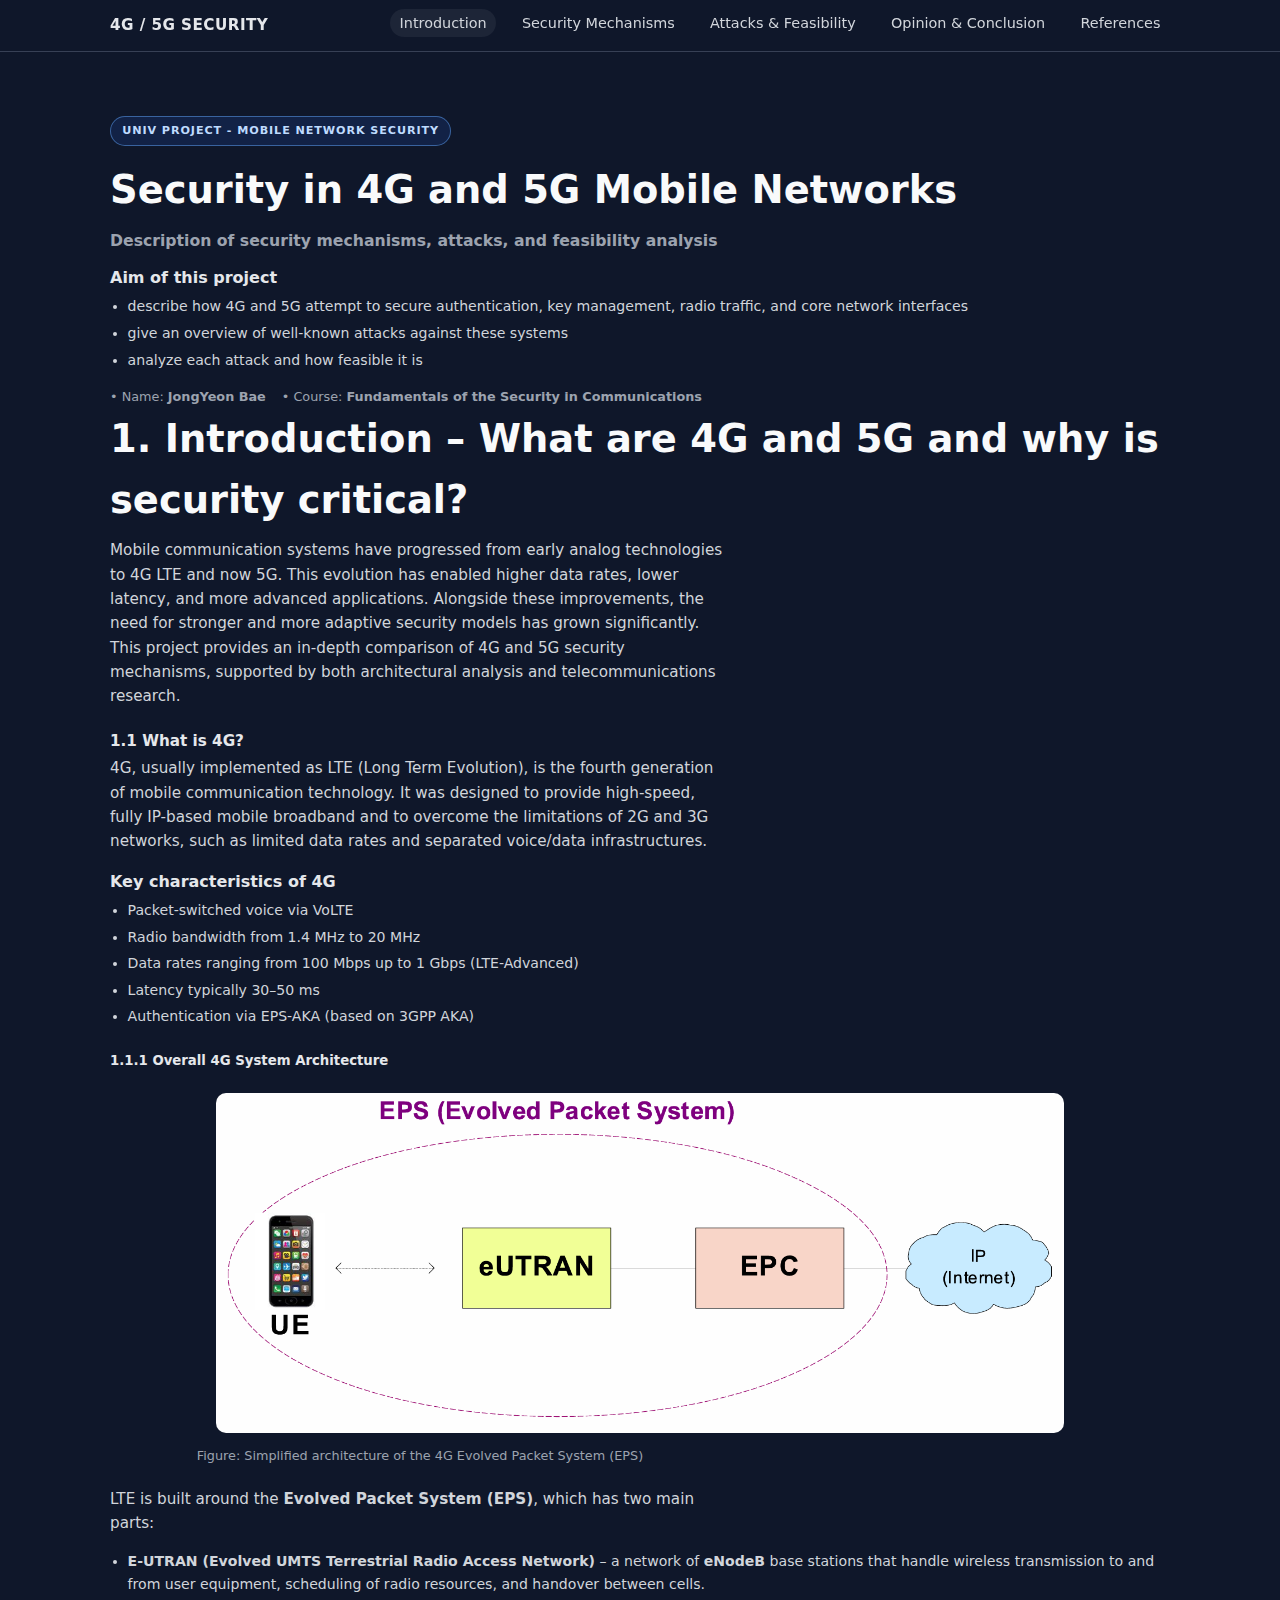
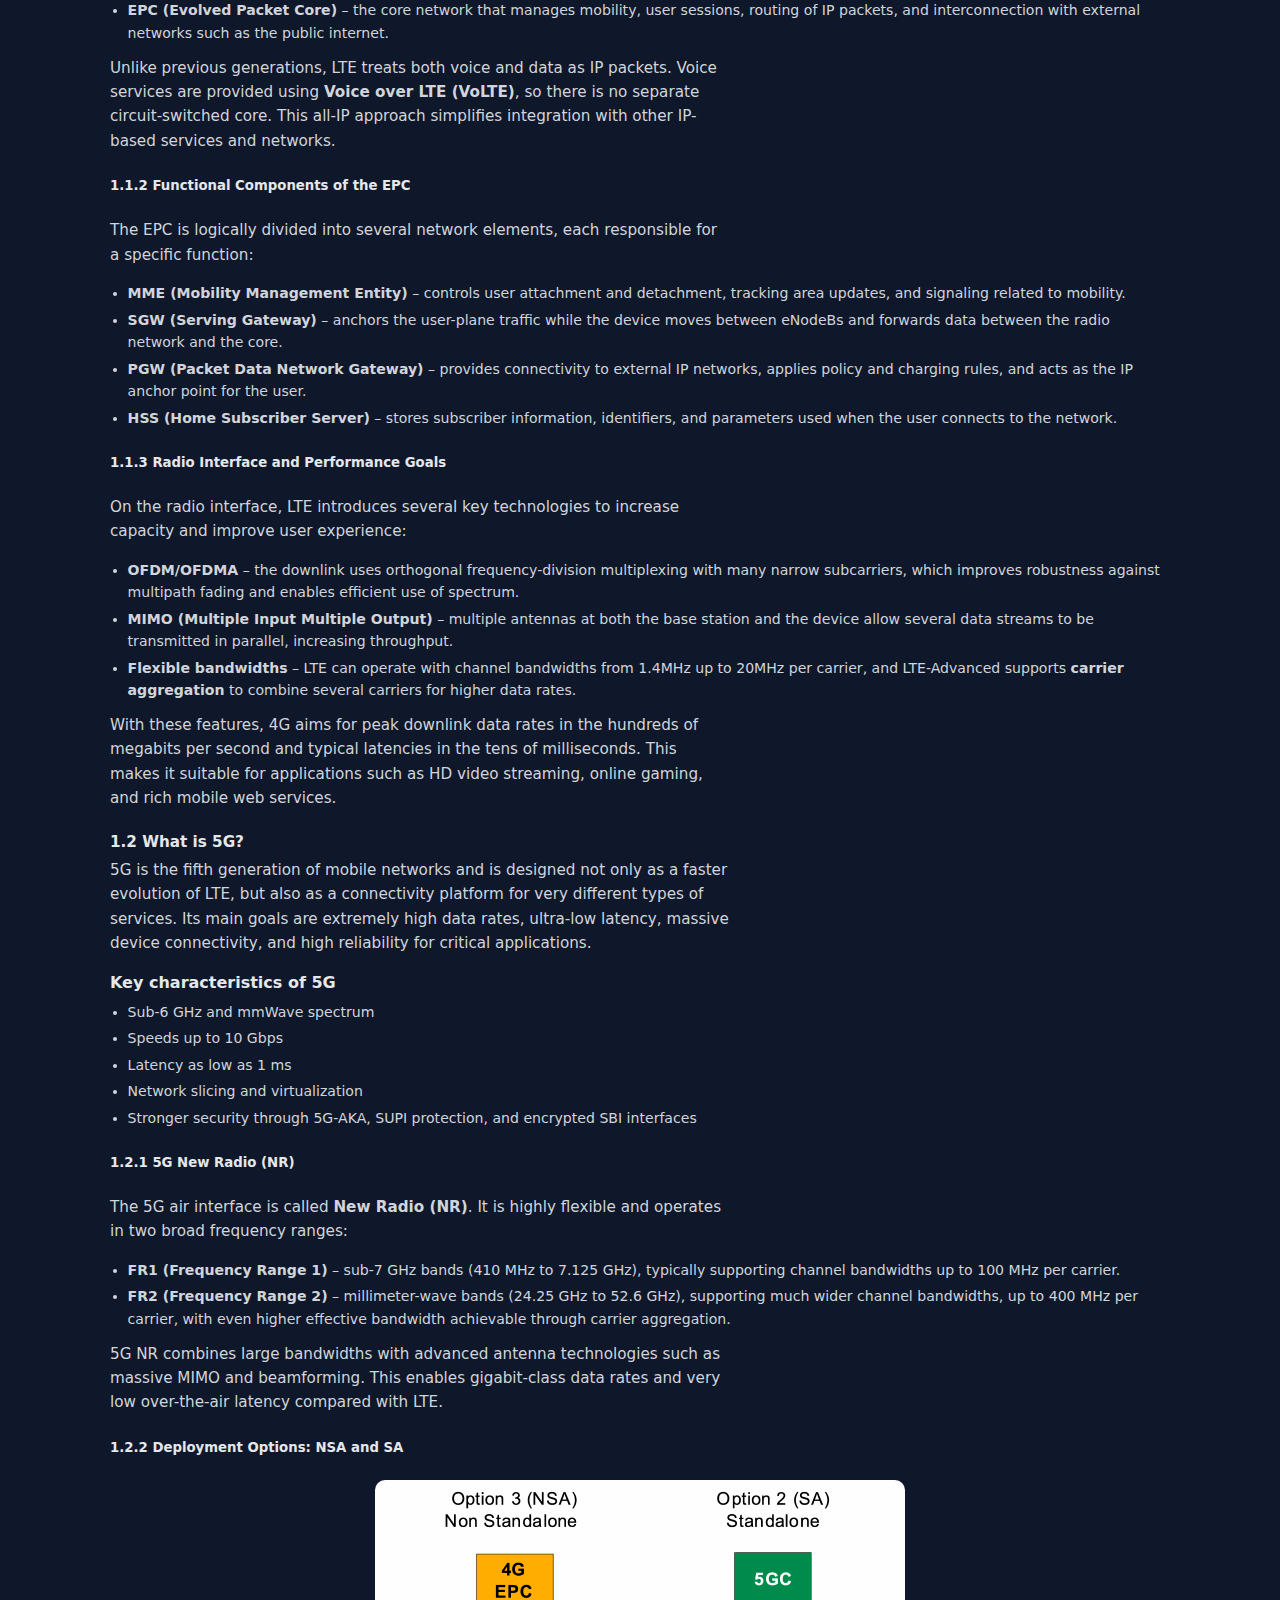
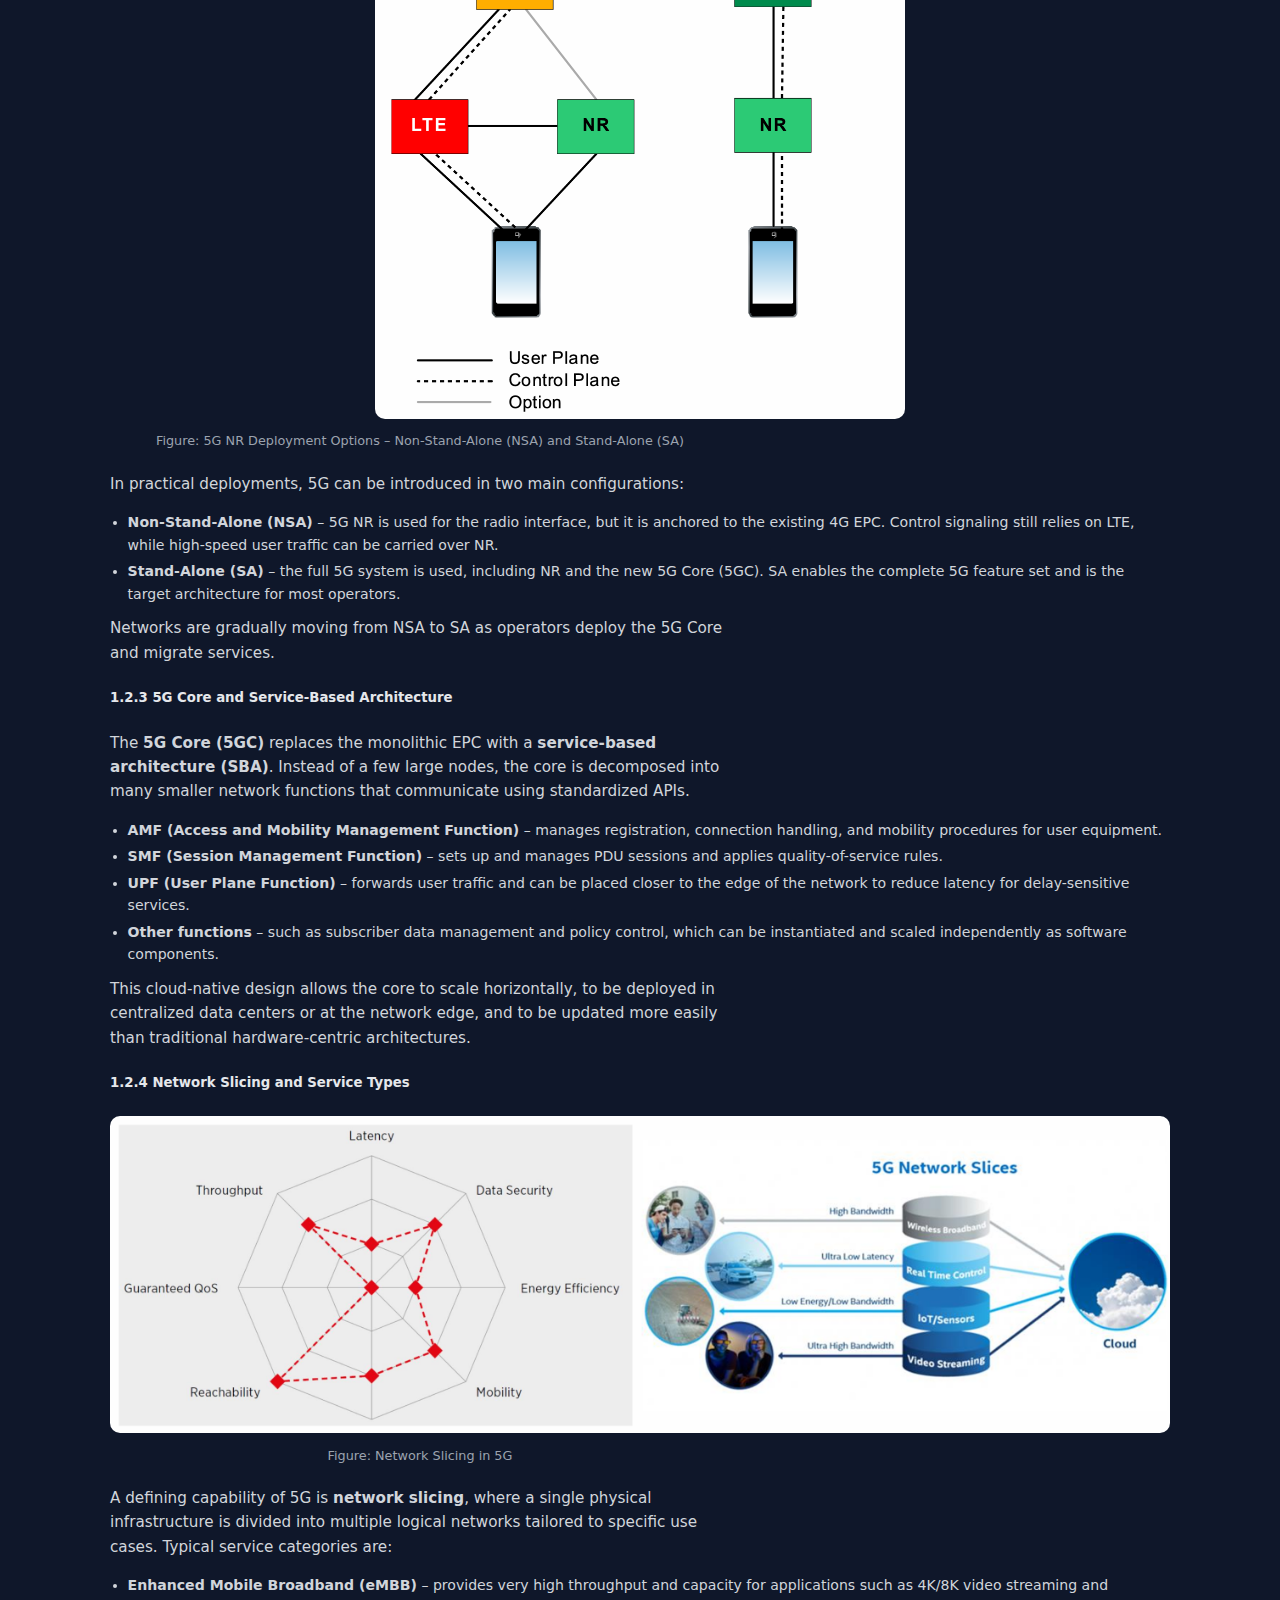
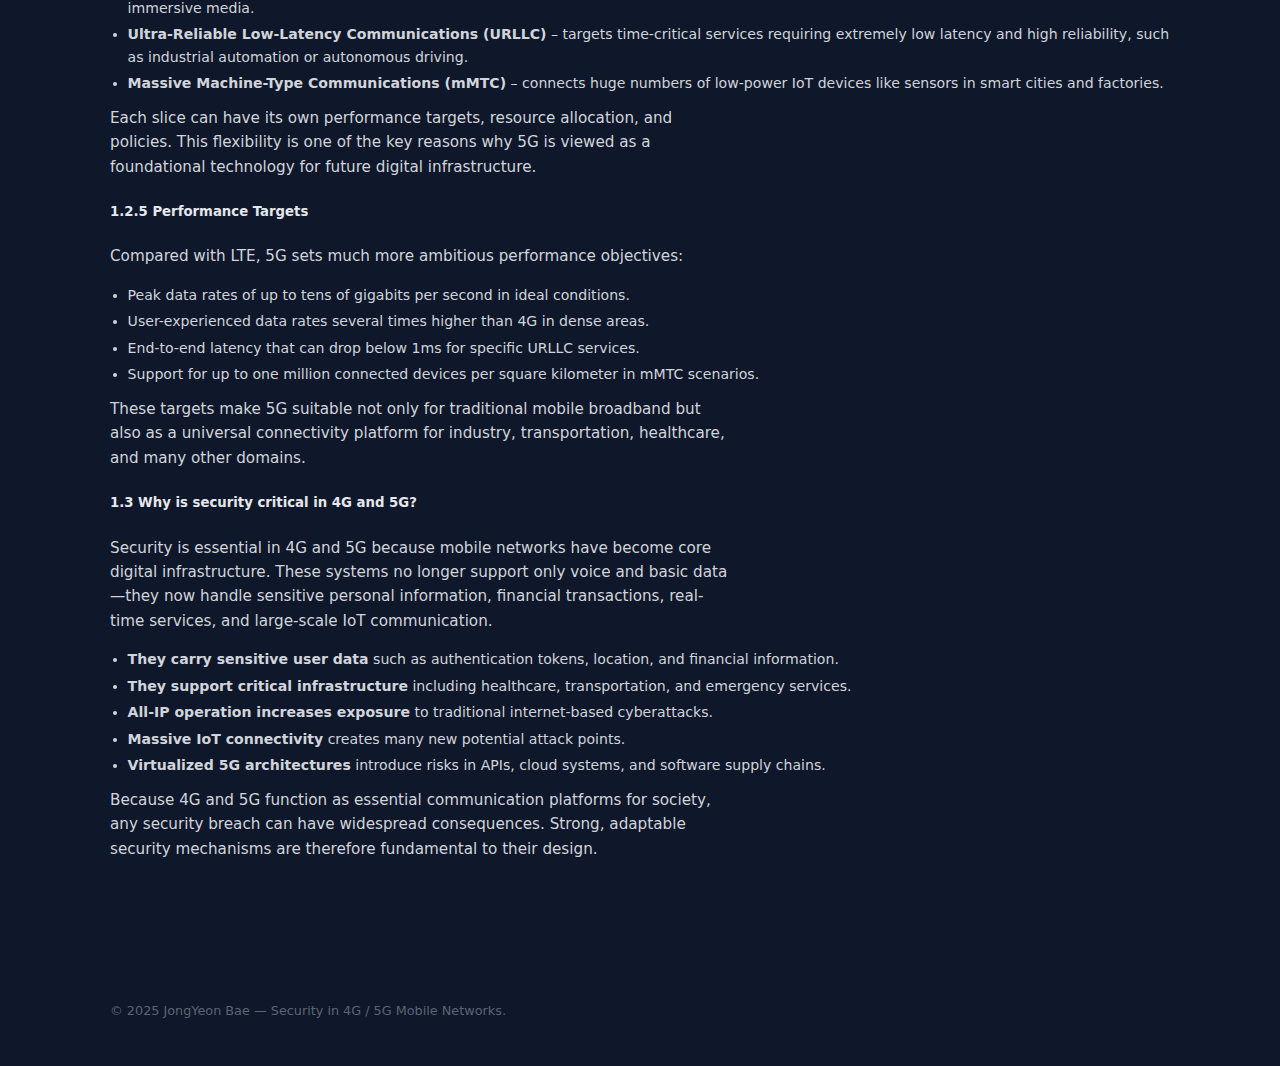
<file: index.html>
<!DOCTYPE html>
<html lang="en">
<head>
  <meta charset="UTF-8" />
  <title>Introduction – Security in 4G and 5G</title>
  <meta name="viewport" content="width=device-width, initial-scale=1" />
  <link rel="stylesheet" href="style.css" />
</head>
<body>
  <header>
    <div class="nav-inner">
      <div class="logo">4G / 5G Security</div>
      <nav>
        <ul>
          <li><a href="index.html" class="active">Introduction</a></li>
          <li><a href="mechanisms.html">Security Mechanisms</a></li>
          <li><a href="attacks.html">Attacks &amp; Feasibility</a></li>
          <li><a href="opinions.html">Opinion &amp; Conclusion</a></li>
          <li><a href="references.html">References</a></li>
        </ul>
      </nav>
    </div>
  </header>

  <main>
    <section class="hero">
      <div class="badge">
        <span><strong>Univ Project - Mobile Network Security</strong></span>
      </div>
      <h1>Security in 4G and 5G Mobile Networks</h1>
      <h2>Description of security mechanisms, attacks, and feasibility analysis</h2>
      <div class="badge2"><text-medium><strong>Aim of this project</strong></text-medium></div>
        <ul class="project-bullets">
            <li>describe how 4G and 5G attempt to secure authentication, key management, radio traffic, and core network interfaces</li>
            <li>give an overview of well-known attacks against these systems</li>
            <li>analyze each attack and how feasible it is</li>
        </ul>
      <div class="hero-meta">
        <span>Name: <strong>JongYeon Bae</strong></span>
        <span>Course: <strong>Fundamentals of the Security in Communications</strong></span>
      </div>

      <div class="margin">
      <h1>1. Introduction – What are 4G and 5G and why is security critical?</h1>
      </div>
      <p>
        Mobile communication systems have progressed from early analog technologies to 4G LTE and now 5G. 
        This evolution has enabled higher data rates, lower latency, and more advanced applications. 
        Alongside these improvements, the need for stronger and more adaptive security models has grown significantly. 
        This project provides an in-depth comparison of 4G and 5G security mechanisms, 
        supported by both architectural analysis and telecommunications research.
      </p>
      <h4>1.1 What is 4G?</h4>
      <p>
        4G, usually implemented as LTE (Long Term Evolution), is the fourth generation of mobile communication
        technology. It was designed to provide high-speed, fully IP-based mobile broadband and to overcome
        the limitations of 2G and 3G networks, such as limited data rates and separated voice/data infrastructures.
      </p>
      <div class="badge2"><text-medium><strong>Key characteristics of 4G</strong></text-medium></div>
        <ul class="project-bullets">
            <li>Packet-switched voice via VoLTE</li>
            <li>Radio bandwidth from 1.4 MHz to 20 MHz</li>
            <li>Data rates ranging from 100 Mbps up to 1 Gbps (LTE-Advanced)</li>
            <li>Latency typically 30–50 ms</li>
            <li>Authentication via EPS-AKA (based on 3GPP AKA)</li>
        </ul>

      <h5>1.1.1 Overall 4G System Architecture</h5>
      <div style="text-align:center; margin: 20px 0;">
        <img src="images/intro/EPS.png" alt="4G EPS Architecture Diagram" style="max-width: 80%; border-radius: 10px;">
        <p style="font-size: 0.8rem; color:#9ca3af; margin-top: 5px;">
          Figure: Simplified architecture of the 4G Evolved Packet System (EPS)
        </p>
      </div>
      <p>
        LTE is built around the <strong>Evolved Packet System (EPS)</strong>, which has two main parts:
      </p>
      <ul>
        <li>
          <strong>E-UTRAN (Evolved UMTS Terrestrial Radio Access Network)</strong> –
          a network of <strong>eNodeB</strong> base stations that handle wireless transmission
          to and from user equipment, scheduling of radio resources, and handover between cells.
        </li>
        <li>
          <strong>EPC (Evolved Packet Core)</strong> –
          the core network that manages mobility, user sessions, routing of IP packets,
          and interconnection with external networks such as the public internet.
        </li>
      </ul>
      <p>
        Unlike previous generations, LTE treats both voice and data as IP packets. Voice services are provided
        using <strong>Voice over LTE (VoLTE)</strong>, so there is no separate circuit-switched core.
        This all-IP approach simplifies integration with other IP-based services and networks.
      </p>

      <h5>1.1.2 Functional Components of the EPC</h5>
      <p>
        The EPC is logically divided into several network elements, each responsible for a specific function:
      </p>
      <ul>
        <li>
          <strong>MME (Mobility Management Entity)</strong> – controls user attachment and detachment,
          tracking area updates, and signaling related to mobility.
        </li>
        <li>
          <strong>SGW (Serving Gateway)</strong> – anchors the user-plane traffic while the device moves
          between eNodeBs and forwards data between the radio network and the core.
        </li>
        <li>
          <strong>PGW (Packet Data Network Gateway)</strong> – provides connectivity to external IP networks,
          applies policy and charging rules, and acts as the IP anchor point for the user.
        </li>
        <li>
          <strong>HSS (Home Subscriber Server)</strong> – stores subscriber information, identifiers,
          and parameters used when the user connects to the network.
        </li>
      </ul>

      <h5>1.1.3 Radio Interface and Performance Goals</h5>
      <p>
        On the radio interface, LTE introduces several key technologies to increase capacity and improve user experience:
      </p>
      <ul>
        <li>
          <strong>OFDM/OFDMA</strong> – the downlink uses orthogonal frequency-division multiplexing
          with many narrow subcarriers, which improves robustness against multipath fading and enables efficient
          use of spectrum.
        </li>
        <li>
          <strong>MIMO (Multiple Input Multiple Output)</strong> – multiple antennas at both the base station
          and the device allow several data streams to be transmitted in parallel, increasing throughput.
        </li>
        <li>
          <strong>Flexible bandwidths</strong> – LTE can operate with channel bandwidths from 1.4MHz up to
          20MHz per carrier, and LTE-Advanced supports <strong>carrier aggregation</strong> to combine
          several carriers for higher data rates.
        </li>
      </ul>
      <p>
        With these features, 4G aims for peak downlink data rates in the hundreds of megabits per second and
        typical latencies in the tens of milliseconds. This makes it suitable for applications such as HD video streaming,
        online gaming, and rich mobile web services.
      </p>

      <h4>1.2 What is 5G?</h4>
      <p>
        5G is the fifth generation of mobile networks and is designed not only as a faster evolution of LTE,
        but also as a connectivity platform for very different types of services. Its main goals are extremely
        high data rates, ultra-low latency, massive device connectivity, and high reliability for critical applications.
      </p>
      <div class="badge2"><text-medium><strong>Key characteristics of 5G</strong></text-medium></div>
        <ul class="project-bullets">
            <li>Sub-6 GHz and mmWave spectrum</li>
            <li>Speeds up to 10 Gbps</li>
            <li>Latency as low as 1 ms</li>
            <li>Network slicing and virtualization</li>
            <li>Stronger security through 5G-AKA, SUPI protection, and encrypted SBI interfaces</li>
        </ul>
      <h5>1.2.1 5G New Radio (NR)</h5>
      <p>
        The 5G air interface is called <strong>New Radio (NR)</strong>. It is highly flexible and operates in two
        broad frequency ranges:
      </p>
      <ul>
        <li>
          <strong>FR1 (Frequency Range 1)</strong> – sub-7 GHz bands (410 MHz to 7.125 GHz),
          typically supporting channel bandwidths up to 100 MHz per carrier.
        </li>
        <li>
          <strong>FR2 (Frequency Range 2)</strong> – millimeter-wave bands (24.25 GHz to 52.6 GHz),
          supporting much wider channel bandwidths, up to 400 MHz per carrier, with even higher
          effective bandwidth achievable through carrier aggregation.
        </li>
      </ul>
      <p>
        5G NR combines large bandwidths with advanced antenna technologies such as massive MIMO and beamforming.
        This enables gigabit-class data rates and very low over-the-air latency compared with LTE.
      </p>

      <h5>1.2.2 Deployment Options: NSA and SA</h5>
      <div style="text-align:center; margin: 20px 0;">
        <img src="images/intro/5G NR Deployment Options.png" alt="5G NR Deployment Options" style="max-width: 50%; border-radius: 10px;">
        <p style="font-size: 0.8rem; color:#9ca3af; margin-top: 5px;">
          Figure: 5G NR Deployment Options – Non-Stand-Alone (NSA) and Stand-Alone (SA)
        </p>
      </div>
      <p>
        In practical deployments, 5G can be introduced in two main configurations:
      </p>
      <ul>
        <li>
          <strong>Non-Stand-Alone (NSA)</strong> – 5G NR is used for the radio interface, but it is anchored
          to the existing 4G EPC. Control signaling still relies on LTE, while high-speed user traffic can be
          carried over NR.
        </li>
        <li>
          <strong>Stand-Alone (SA)</strong> – the full 5G system is used, including NR and the new 5G Core (5GC).
          SA enables the complete 5G feature set and is the target architecture for most operators.
        </li>
      </ul>
      <p>
        Networks are gradually moving from NSA to SA as operators deploy the 5G Core and migrate services.
      </p>

      <h5>1.2.3 5G Core and Service-Based Architecture</h5>
      <p>
        The <strong>5G Core (5GC)</strong> replaces the monolithic EPC with a
        <strong>service-based architecture (SBA)</strong>. Instead of a few large nodes, the core is decomposed
        into many smaller network functions that communicate using standardized APIs.
      </p>
      <ul>
        <li>
          <strong>AMF (Access and Mobility Management Function)</strong> – manages registration, connection handling,
          and mobility procedures for user equipment.
        </li>
        <li>
          <strong>SMF (Session Management Function)</strong> – sets up and manages PDU sessions and applies quality-of-service rules.
        </li>
        <li>
          <strong>UPF (User Plane Function)</strong> – forwards user traffic and can be placed closer to the edge of
          the network to reduce latency for delay-sensitive services.
        </li>
        <li>
          <strong>Other functions</strong> – such as subscriber data management and policy control, which can be
          instantiated and scaled independently as software components.
        </li>
      </ul>
      <p>
        This cloud-native design allows the core to scale horizontally, to be deployed in centralized data centers
        or at the network edge, and to be updated more easily than traditional hardware-centric architectures.
      </p>

      <h5>1.2.4 Network Slicing and Service Types</h5>
      <div style="text-align:center; margin: 20px 0;">
        <img src="images/intro/Network Slicing.png" alt="Network Slicing" style="max-width: 100%; border-radius: 10px;">
        <p style="font-size: 0.8rem; color:#9ca3af; margin-top: 5px;">
          Figure: Network Slicing in 5G
        </p>
      </div>
      <p>
        A defining capability of 5G is <strong>network slicing</strong>, where a single physical infrastructure
        is divided into multiple logical networks tailored to specific use cases. Typical service categories are:
      </p>
      <ul>
        <li>
          <strong>Enhanced Mobile Broadband (eMBB)</strong> – provides very high throughput and capacity for
          applications such as 4K/8K video streaming and immersive media.
        </li>
        <li>
          <strong>Ultra-Reliable Low-Latency Communications (URLLC)</strong> – targets time-critical services
          requiring extremely low latency and high reliability, such as industrial automation or autonomous driving.
        </li>
        <li>
          <strong>Massive Machine-Type Communications (mMTC)</strong> – connects huge numbers of low-power IoT
          devices like sensors in smart cities and factories.
        </li>
      </ul>
      <p>
        Each slice can have its own performance targets, resource allocation, and policies. This flexibility is one
        of the key reasons why 5G is viewed as a foundational technology for future digital infrastructure.
      </p>

      <h5>1.2.5 Performance Targets</h5>
      <p>
        Compared with LTE, 5G sets much more ambitious performance objectives:
      </p>
      <ul>
        <li>Peak data rates of up to tens of gigabits per second in ideal conditions.</li>
        <li>User-experienced data rates several times higher than 4G in dense areas.</li>
        <li>End-to-end latency that can drop below 1ms for specific URLLC services.</li>
        <li>Support for up to one million connected devices per square kilometer in mMTC scenarios.</li>
      </ul>
      <p>
        These targets make 5G suitable not only for traditional mobile broadband but also as a universal connectivity
        platform for industry, transportation, healthcare, and many other domains.
      </p>

      <h5>1.3 Why is security critical in 4G and 5G?</h5>
      <p>
        Security is essential in 4G and 5G because mobile networks have become core digital infrastructure.
        These systems no longer support only voice and basic data—they now handle sensitive personal
        information, financial transactions, real-time services, and large-scale IoT communication.
      </p>
      <ul class="project-bullets">
        <li><strong>They carry sensitive user data</strong> such as authentication tokens, location, and financial information.</li>
        <li><strong>They support critical infrastructure</strong> including healthcare, transportation, and emergency services.</li>
        <li><strong>All-IP operation increases exposure</strong> to traditional internet-based cyberattacks.</li>
        <li><strong>Massive IoT connectivity</strong> creates many new potential attack points.</li>
        <li><strong>Virtualized 5G architectures</strong> introduce risks in APIs, cloud systems, and software supply chains.</li>
      </ul>
      <p>
        Because 4G and 5G function as essential communication platforms for society, any security breach can have
        widespread consequences. Strong, adaptable security mechanisms are therefore fundamental to their design.
      </p>
    </section>
  </main>

  <footer>
    <p class="muted">
      &copy; 2025 JongYeon Bae — Security in 4G / 5G Mobile Networks.
    </p>
  </footer>
</body>
</html>
</file>
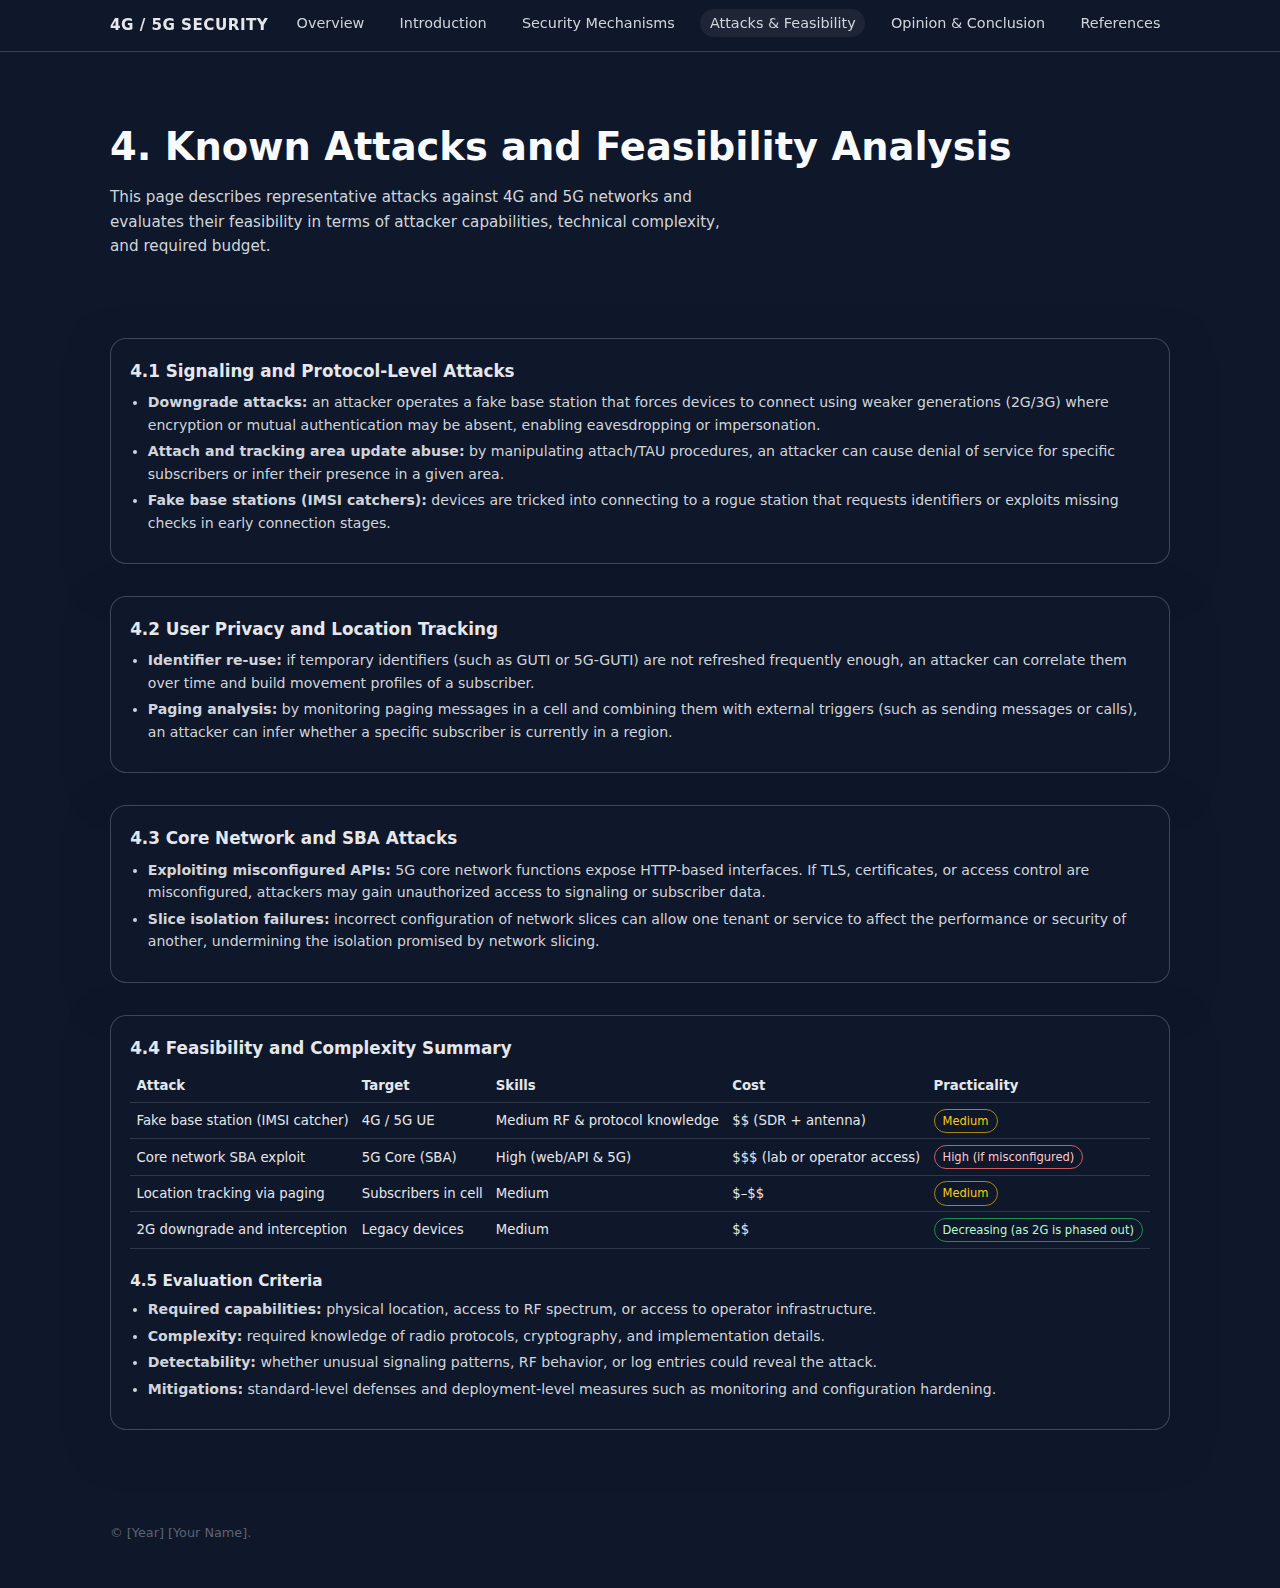
<file: attack.html>
<!DOCTYPE html>
<html lang="en">
<head>
  <meta charset="UTF-8" />
  <title>Attacks &amp; Feasibility – 4G/5G Security</title>
  <meta name="viewport" content="width=device-width, initial-scale=1" />
  <link rel="stylesheet" href="style.css" />
</head>
<body>
  <header>
    <div class="nav-inner">
      <div class="logo">4G / 5G Security</div>
      <nav>
        <ul>
          <li><a href="index.html">Overview</a></li>
          <li><a href="introduction.html">Introduction</a></li>
          <li><a href="mechanisms.html">Security Mechanisms</a></li>
          <li><a href="attacks.html" class="active">Attacks &amp; Feasibility</a></li>
          <li><a href="opinion.html">Opinion &amp; Conclusion</a></li>
          <li><a href="references.html">References</a></li>
        </ul>
      </nav>
    </div>
  </header>

  <main>
    <section class="hero">
      <h1>4. Known Attacks and Feasibility Analysis</h1>
      <p>
        This page describes representative attacks against 4G and 5G networks and evaluates their 
        feasibility in terms of attacker capabilities, technical complexity, and required budget.
      </p>
    </section>

    <section>
      <h3>4.1 Signaling and Protocol-Level Attacks</h3>
      <ul>
        <li>
          <strong>Downgrade attacks:</strong> an attacker operates a fake base station that forces 
          devices to connect using weaker generations (2G/3G) where encryption or mutual 
          authentication may be absent, enabling eavesdropping or impersonation.
        </li>
        <li>
          <strong>Attach and tracking area update abuse:</strong> by manipulating attach/TAU 
          procedures, an attacker can cause denial of service for specific subscribers or 
          infer their presence in a given area.
        </li>
        <li>
          <strong>Fake base stations (IMSI catchers):</strong> devices are tricked into 
          connecting to a rogue station that requests identifiers or exploits missing checks 
          in early connection stages.
        </li>
      </ul>
    </section>

    <section>
      <h3>4.2 User Privacy and Location Tracking</h3>
      <ul>
        <li>
          <strong>Identifier re-use:</strong> if temporary identifiers (such as GUTI or 5G-GUTI) 
          are not refreshed frequently enough, an attacker can correlate them over time and 
          build movement profiles of a subscriber.
        </li>
        <li>
          <strong>Paging analysis:</strong> by monitoring paging messages in a cell and combining 
          them with external triggers (such as sending messages or calls), an attacker can 
          infer whether a specific subscriber is currently in a region.
        </li>
      </ul>
    </section>

    <section>
      <h3>4.3 Core Network and SBA Attacks</h3>
      <ul>
        <li>
          <strong>Exploiting misconfigured APIs:</strong> 5G core network functions expose 
          HTTP-based interfaces. If TLS, certificates, or access control are misconfigured, 
          attackers may gain unauthorized access to signaling or subscriber data.
        </li>
        <li>
          <strong>Slice isolation failures:</strong> incorrect configuration of network slices 
          can allow one tenant or service to affect the performance or security of another, 
          undermining the isolation promised by network slicing.
        </li>
      </ul>
    </section>

    <section>
      <h3>4.4 Feasibility and Complexity Summary</h3>
      <table class="attack-table">
        <thead>
          <tr>
            <th>Attack</th>
            <th>Target</th>
            <th>Skills</th>
            <th>Cost</th>
            <th>Practicality</th>
          </tr>
        </thead>
        <tbody>
          <tr>
            <td>Fake base station (IMSI catcher)</td>
            <td>4G / 5G UE</td>
            <td>Medium RF &amp; protocol knowledge</td>
            <td>$$ (SDR + antenna)</td>
            <td><span class="pill-med">Medium</span></td>
          </tr>
          <tr>
            <td>Core network SBA exploit</td>
            <td>5G Core (SBA)</td>
            <td>High (web/API &amp; 5G)</td>
            <td>$$$ (lab or operator access)</td>
            <td><span class="pill-high">High (if misconfigured)</span></td>
          </tr>
          <tr>
            <td>Location tracking via paging</td>
            <td>Subscribers in cell</td>
            <td>Medium</td>
            <td>$–$$</td>
            <td><span class="pill-med">Medium</span></td>
          </tr>
          <tr>
            <td>2G downgrade and interception</td>
            <td>Legacy devices</td>
            <td>Medium</td>
            <td>$$</td>
            <td><span class="pill-low">Decreasing (as 2G is phased out)</span></td>
          </tr>
        </tbody>
      </table>

      <h4>4.5 Evaluation Criteria</h4>
      <ul>
        <li><strong>Required capabilities:</strong> physical location, access to RF spectrum, or access to operator infrastructure.</li>
        <li><strong>Complexity:</strong> required knowledge of radio protocols, cryptography, and implementation details.</li>
        <li><strong>Detectability:</strong> whether unusual signaling patterns, RF behavior, or log entries could reveal the attack.</li>
        <li><strong>Mitigations:</strong> standard-level defenses and deployment-level measures such as monitoring and configuration hardening.</li>
      </ul>
    </section>
  </main>

  <footer>
    <p class="muted">
      &copy; [Year] [Your Name].
    </p>
  </footer>
</body>
</html>
</file>
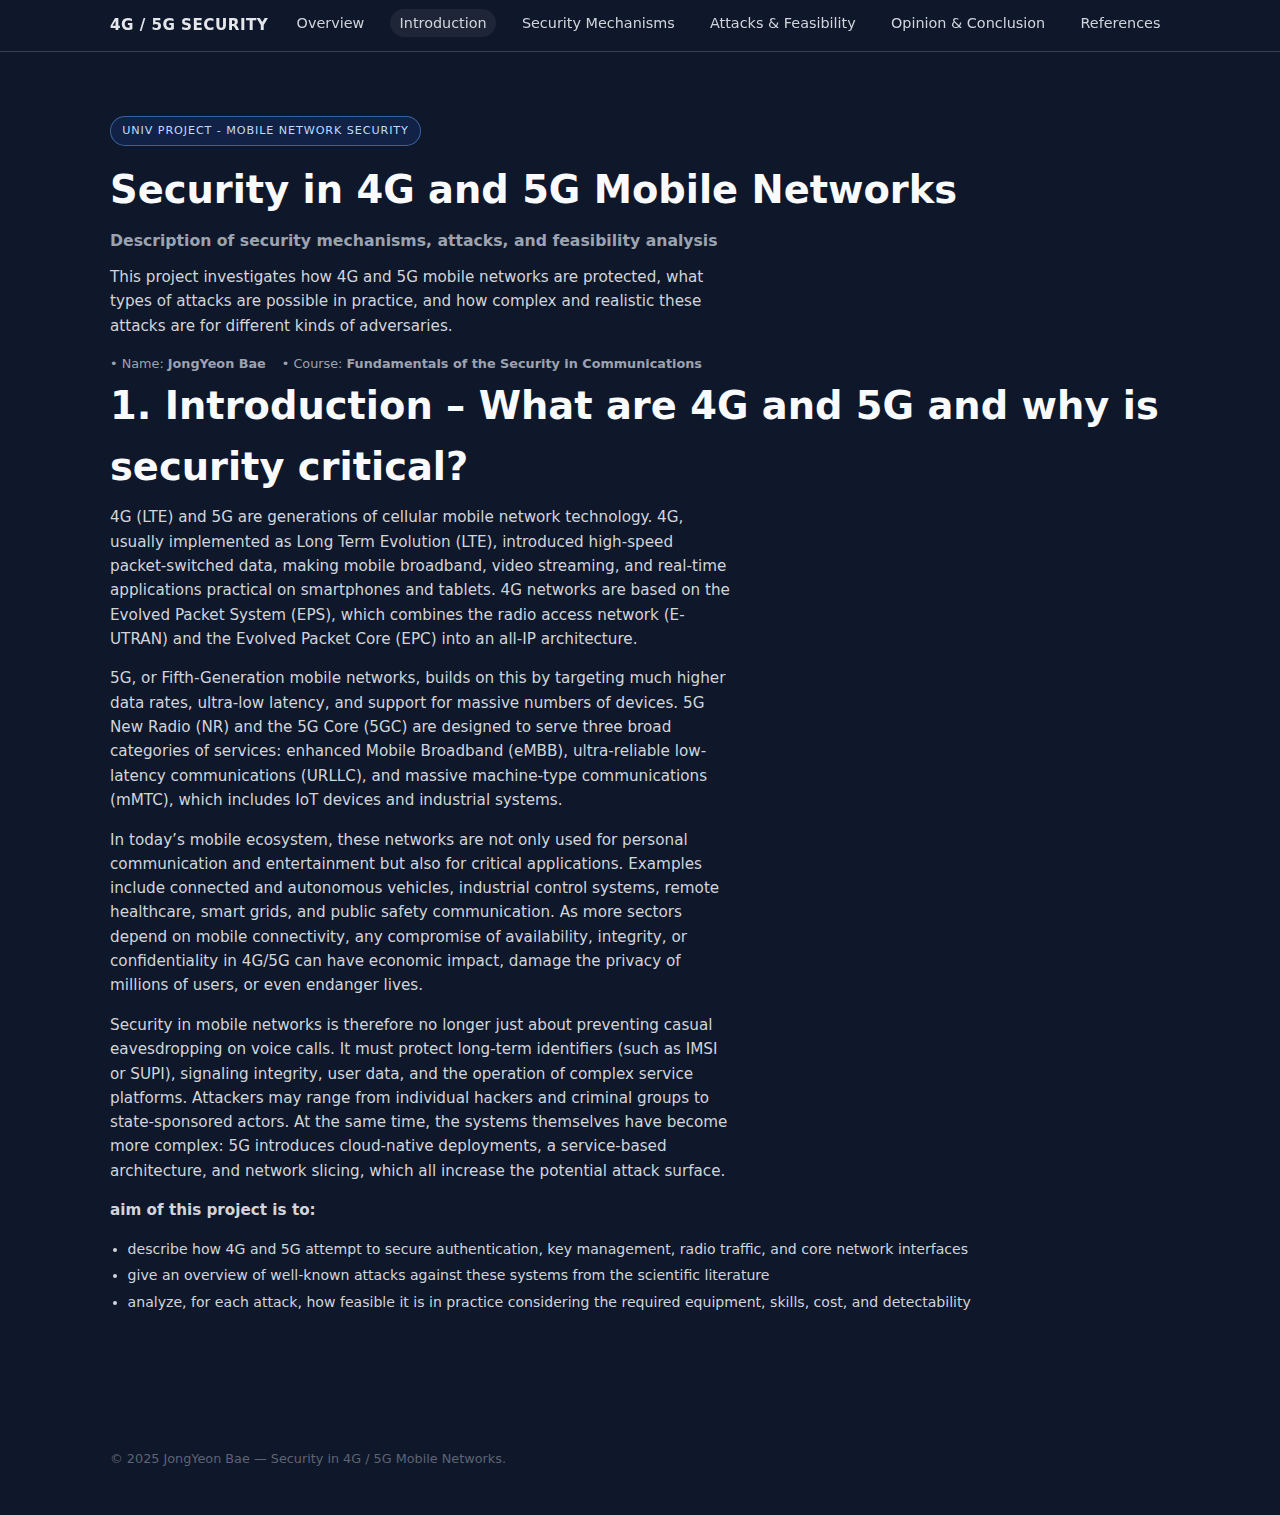
<file: introduction.html>
<!DOCTYPE html>
<html lang="en">
<head>
  <meta charset="UTF-8" />
  <title>Introduction – Security in 4G and 5G</title>
  <meta name="viewport" content="width=device-width, initial-scale=1" />
  <link rel="stylesheet" href="style.css" />
</head>
<body>
  <header>
    <div class="nav-inner">
      <div class="logo">4G / 5G Security</div>
      <nav>
        <ul>
          <li><a href="index.html">Overview</a></li>
          <li><a href="introduction.html" class="active">Introduction</a></li>
          <li><a href="mechanisms.html">Security Mechanisms</a></li>
          <li><a href="attacks.html">Attacks &amp; Feasibility</a></li>
          <li><a href="opinions.html">Opinion &amp; Conclusion</a></li>
          <li><a href="references.html">References</a></li>
        </ul>
      </nav>
    </div>
  </header>

  <main>
    <section class="hero">
      <div class="badge">
        <span>Univ Project - Mobile Network Security</span>
      </div>
      <h1>Security in 4G and 5G Mobile Networks</h1>
      <h2>Description of security mechanisms, attacks, and feasibility analysis</h2>
      <p>
        This project investigates how 4G and 5G mobile networks are protected, what types of 
        attacks are possible in practice, and how complex and realistic these attacks are for 
        different kinds of adversaries.
      </p>
      <div class="hero-meta">
        <span>Name: <strong>JongYeon Bae</strong></span>
        <span>Course: <strong>Fundamentals of the Security in Communications</strong></span>
      </div>

      <div class="introduction_margin">
      <h1>1. Introduction – What are 4G and 5G and why is security critical?</h1>
      </div>
      <p>
        4G (LTE) and 5G are generations of cellular mobile network technology. 
        4G, usually implemented as Long Term Evolution (LTE), introduced high-speed packet-switched data, 
        making mobile broadband, video streaming, and real-time applications practical on smartphones and tablets. 
        4G networks are based on the Evolved Packet System (EPS), which combines the radio access network (E-UTRAN) 
        and the Evolved Packet Core (EPC) into an all-IP architecture.
      </p>
      <p>
        5G, or Fifth-Generation mobile networks, builds on this by targeting much higher data rates, 
        ultra-low latency, and support for massive numbers of devices. 5G New Radio (NR) and 
        the 5G Core (5GC) are designed to serve three broad categories of services: 
        enhanced Mobile Broadband (eMBB), ultra-reliable low-latency communications (URLLC), 
        and massive machine-type communications (mMTC), which includes IoT devices and industrial systems.
      </p>
      <p>
        In today’s mobile ecosystem, these networks are not only used for personal communication and 
        entertainment but also for critical applications. Examples include connected and autonomous vehicles, 
        industrial control systems, remote healthcare, smart grids, and public safety communication. 
        As more sectors depend on mobile connectivity, any compromise of availability, integrity, 
        or confidentiality in 4G/5G can have economic impact, damage the privacy of millions of users, 
        or even endanger lives.
      </p>
      <p>
        Security in mobile networks is therefore no longer just about preventing casual eavesdropping on voice calls. 
        It must protect long-term identifiers (such as IMSI or SUPI), signaling integrity, user data, 
        and the operation of complex service platforms. Attackers may range from individual hackers and 
        criminal groups to state-sponsored actors. At the same time, the systems themselves have become more complex: 
        5G introduces cloud-native deployments, a service-based architecture, and network slicing, 
        which all increase the potential attack surface.
      </p>
      <p><strong>aim of this project is to:</strong></p>
        <ul class="project-bullets">
            <li>describe how 4G and 5G attempt to secure authentication, key management, radio traffic, and core network interfaces</li>
            <li>give an overview of well-known attacks against these systems from the scientific literature</li>
            <li>analyze, for each attack, how feasible it is in practice considering the required equipment, skills, cost, and detectability</li>
        </ul>
    </section>
  </main>

  <footer>
    <p class="muted">
      &copy; 2025 JongYeon Bae — Security in 4G / 5G Mobile Networks.
    </p>
  </footer>
</body>
</html>
</file>
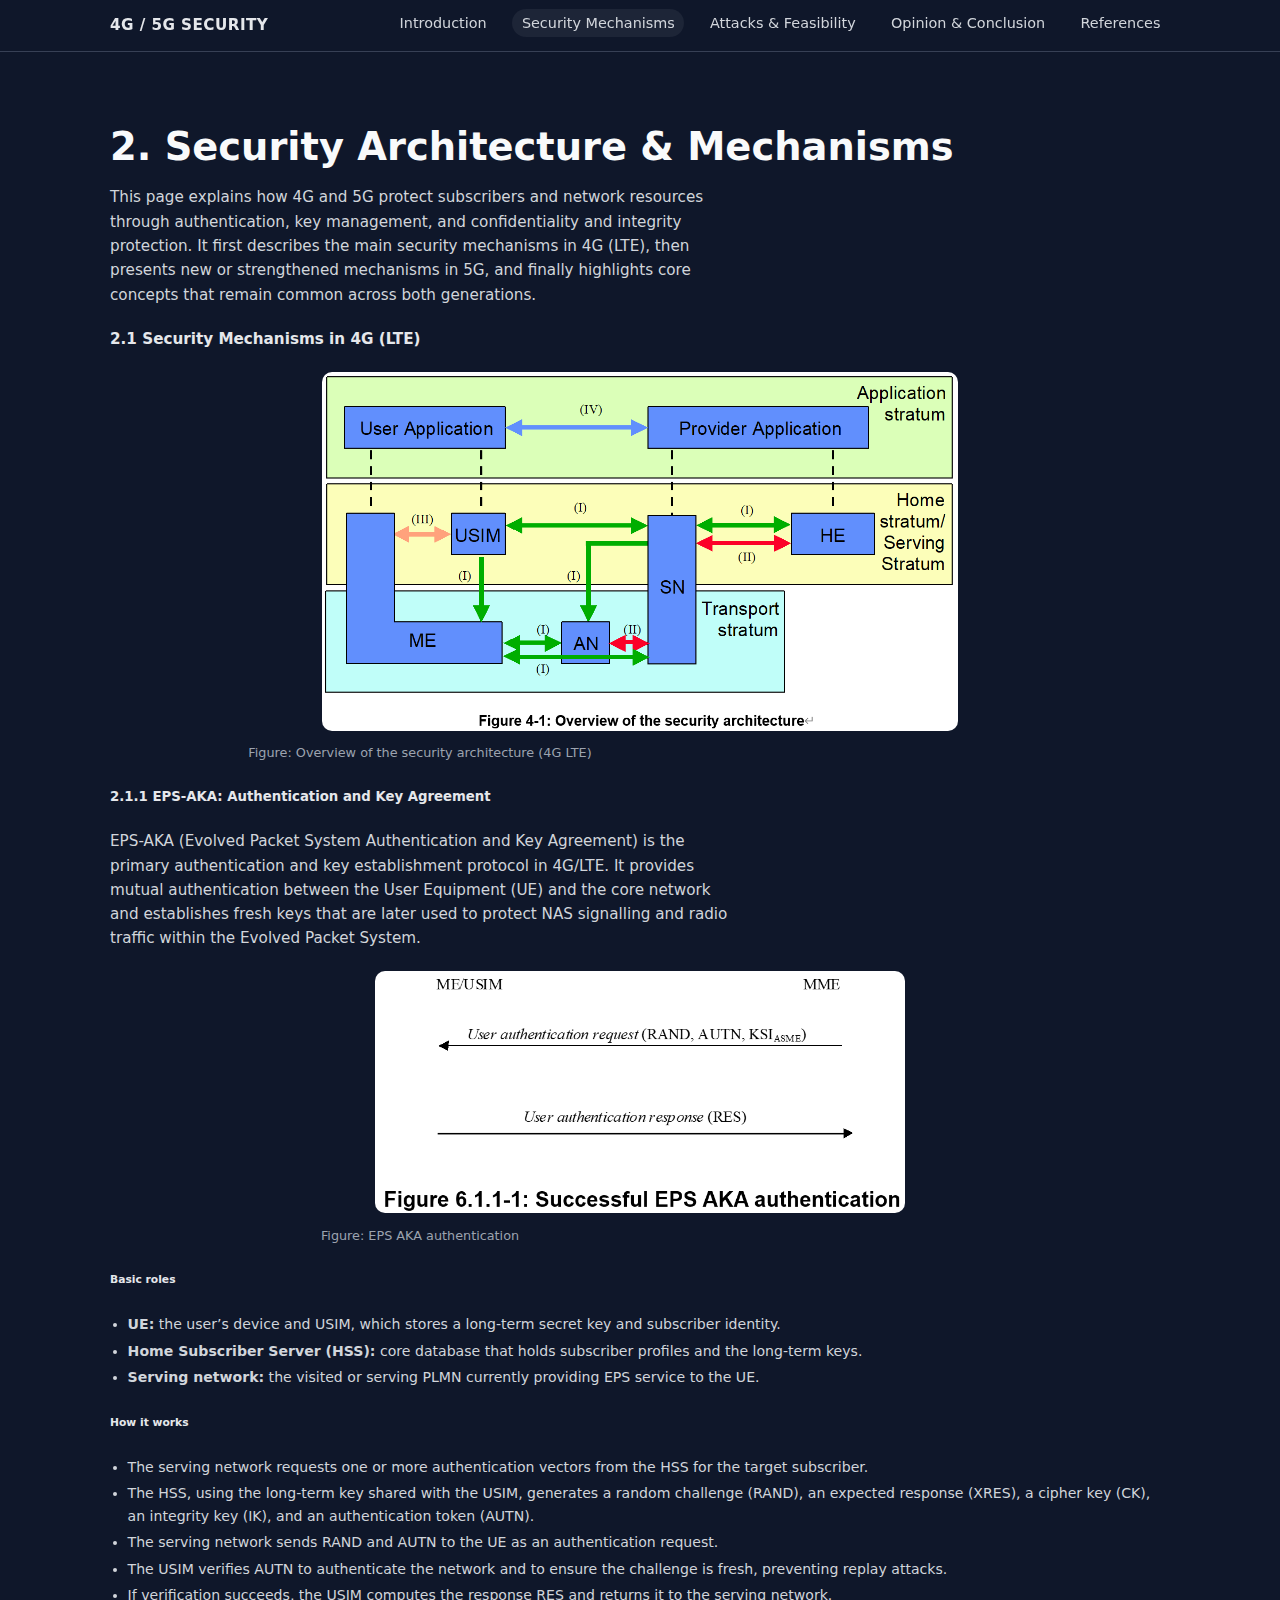
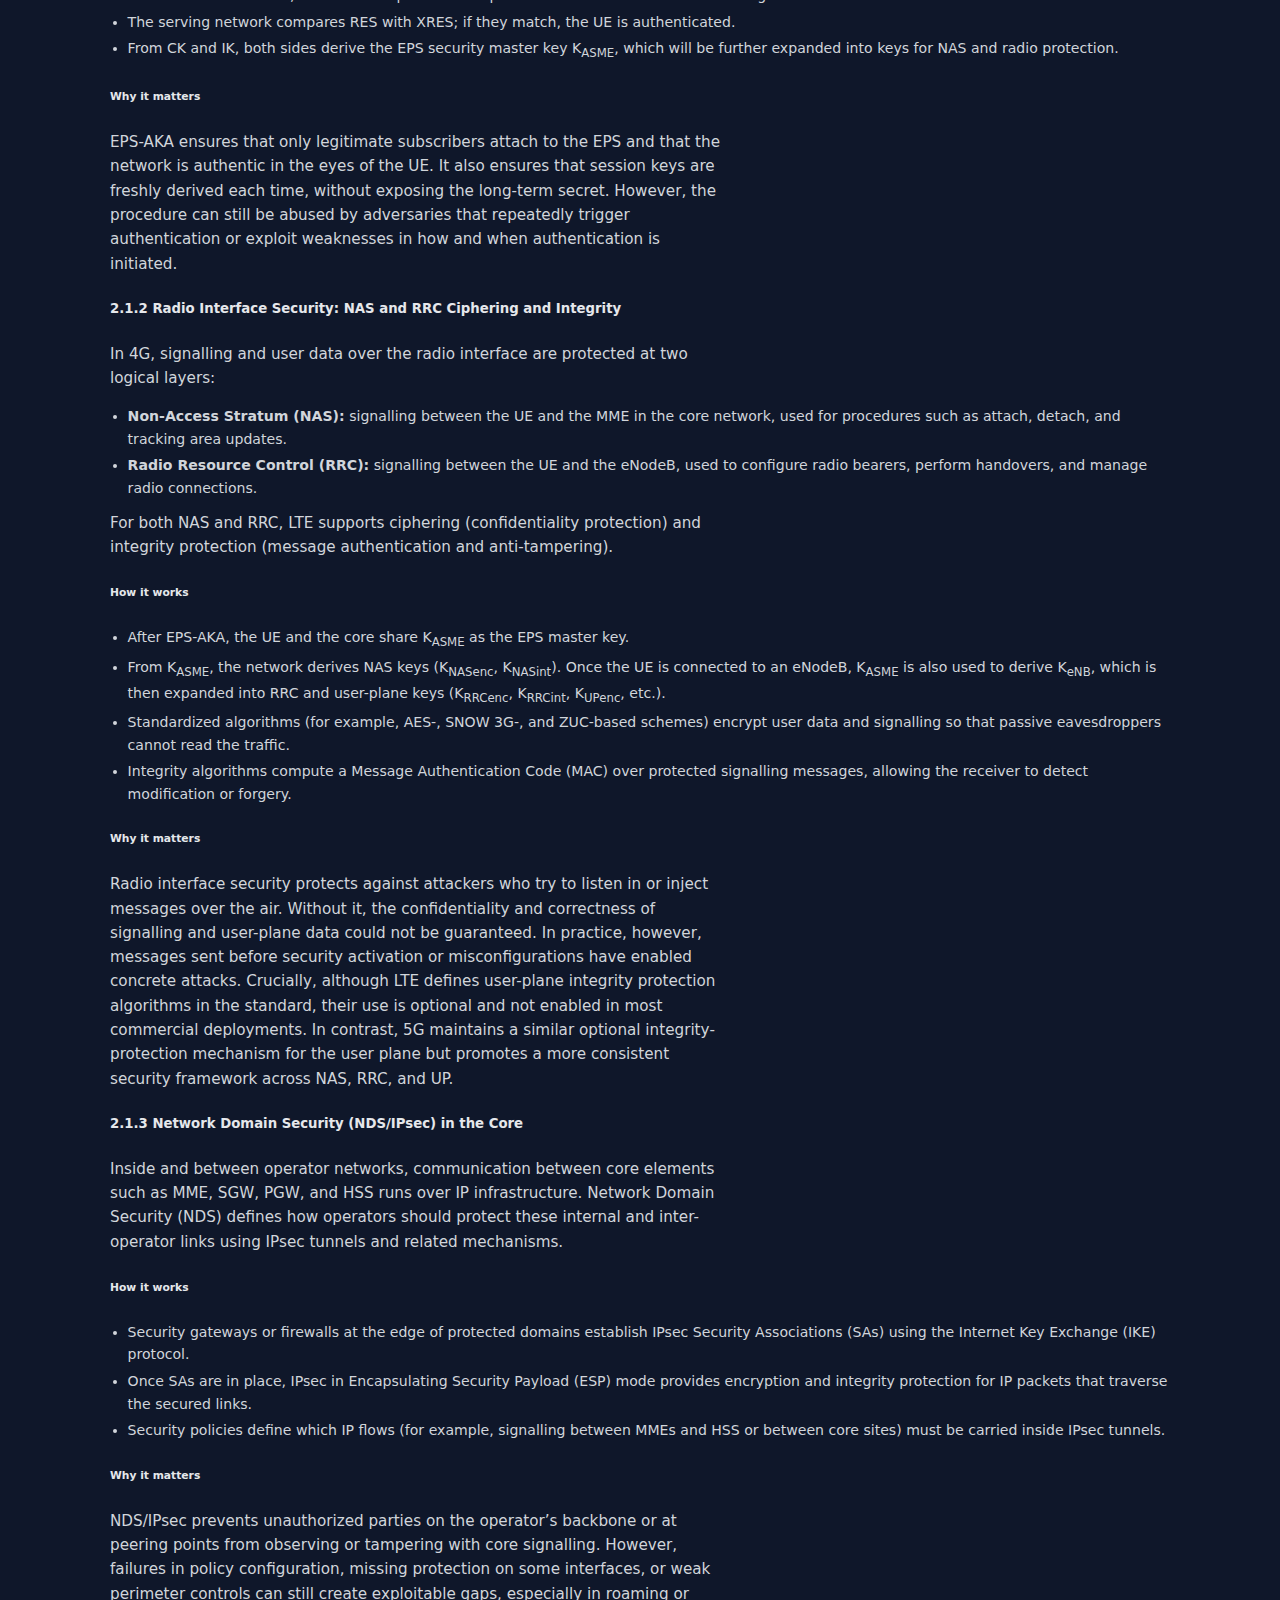
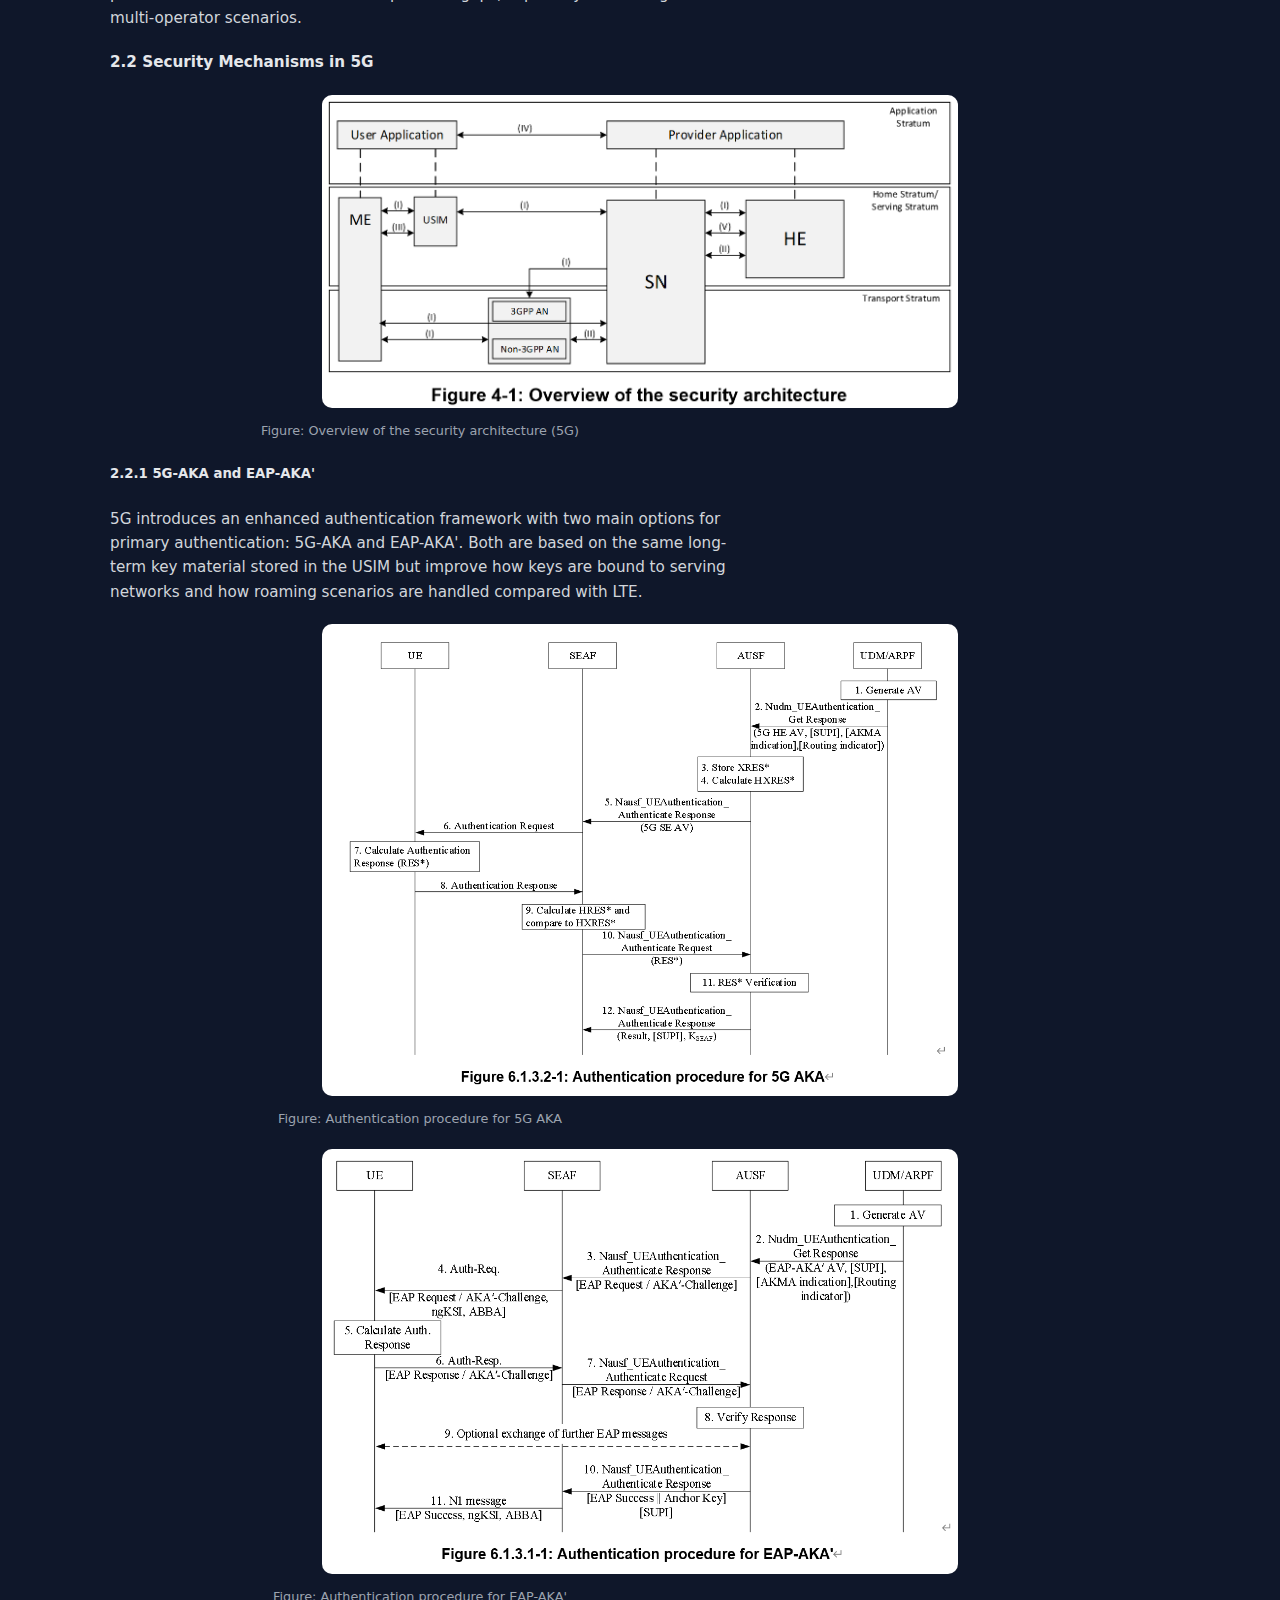
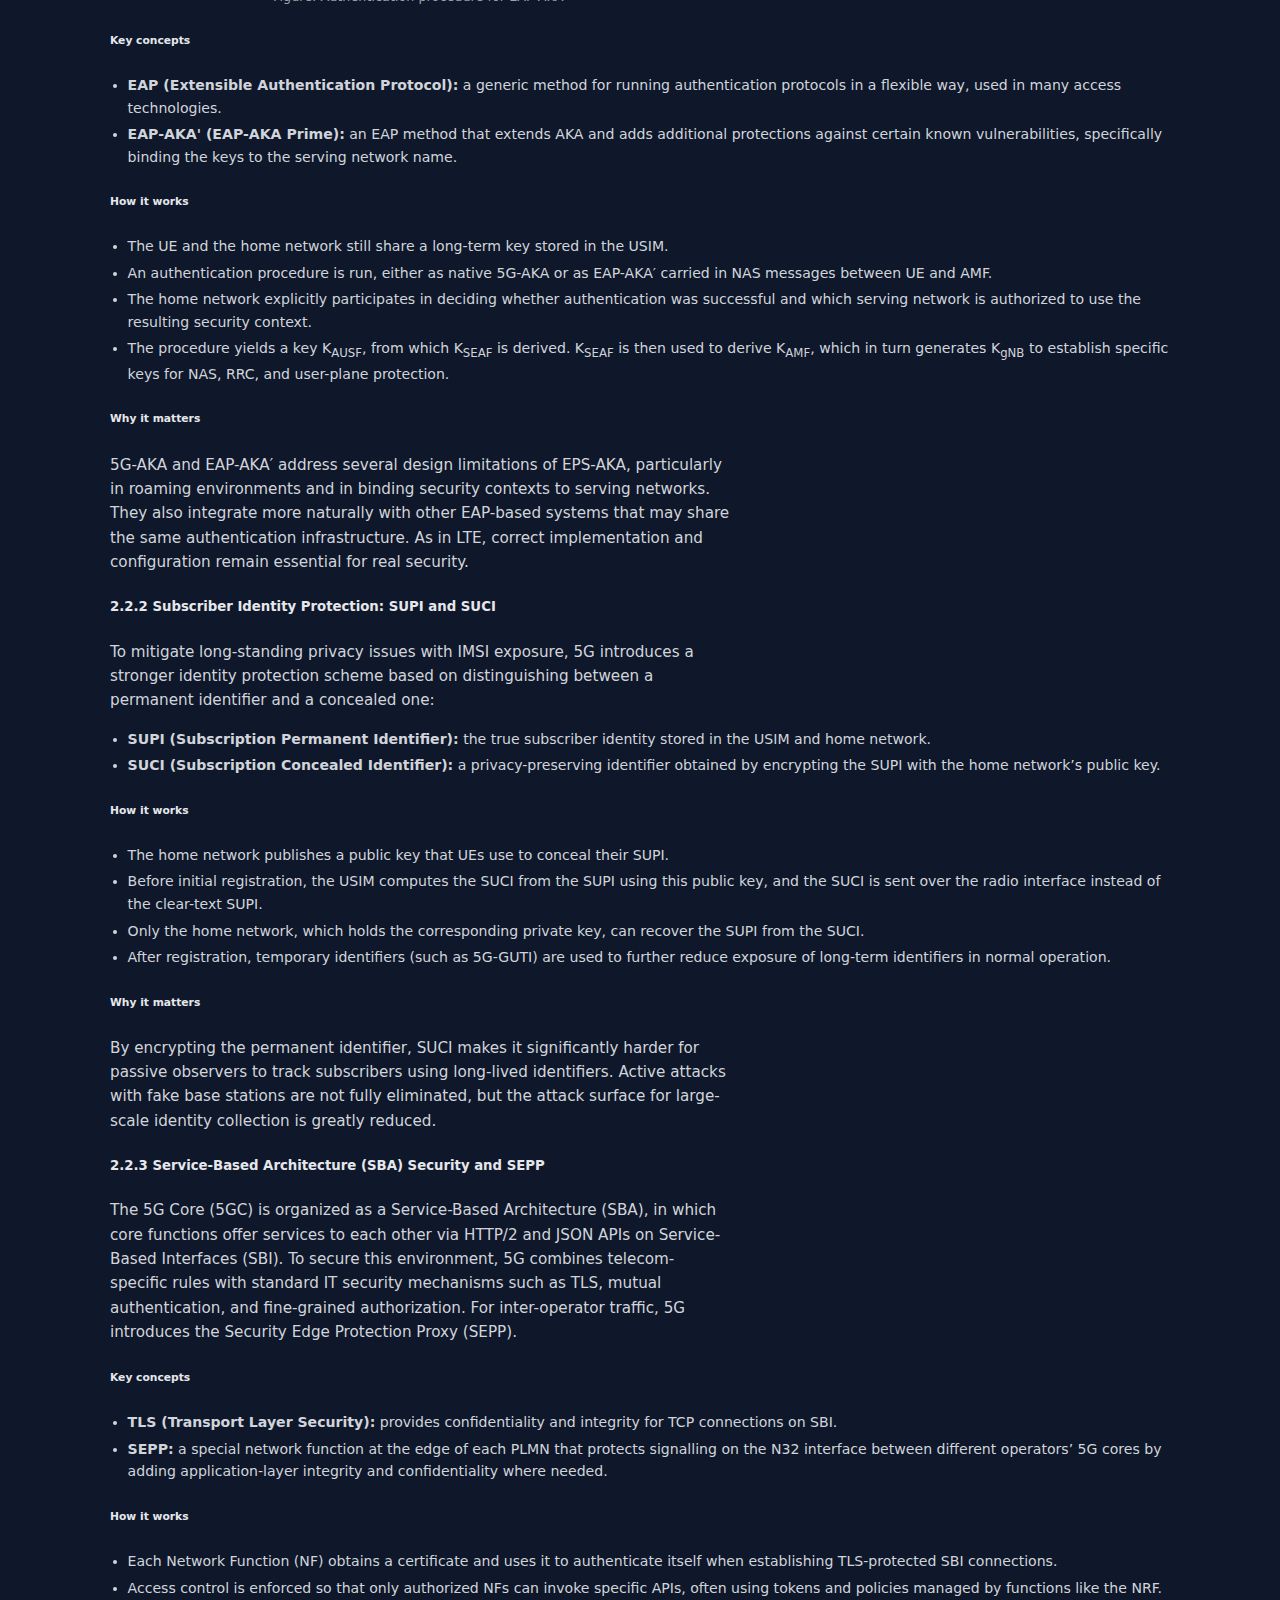
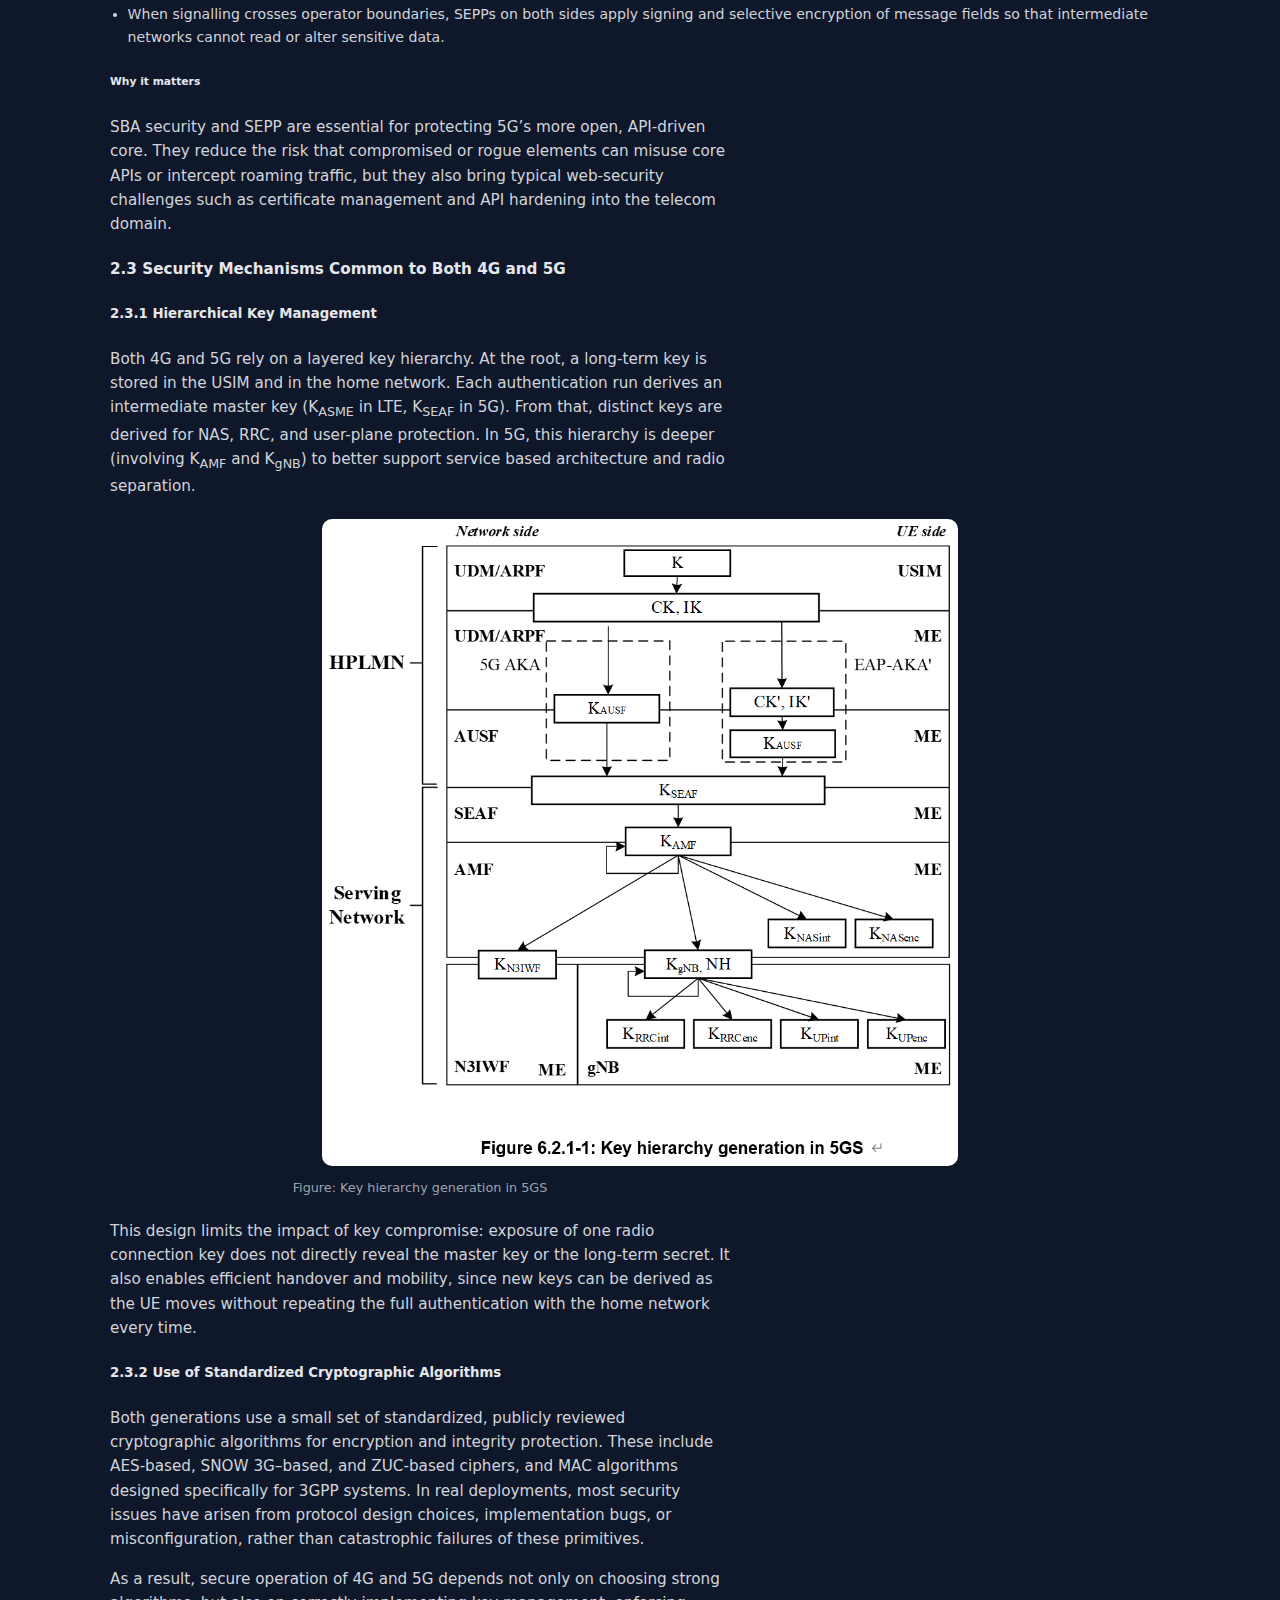
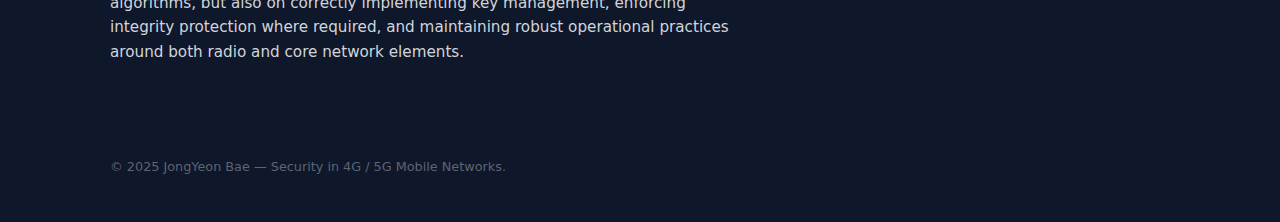
<file: mechanisms.html>
<!DOCTYPE html>
<html lang="en">
<style>
  .hero {
    padding-bottom: 0rem !important;
  }
</style>
<head>
  <meta charset="UTF-8" />
  <title>Security Mechanisms – 4G and 5G</title>
  <meta name="viewport" content="width=device-width, initial-scale=1" />
  <link rel="stylesheet" href="style.css" />
</head>
<body>
  <header>
    <div class="nav-inner">
      <div class="logo">4G / 5G Security</div>
      <nav>
        <ul>
          <li><a href="index.html">Introduction</a></li>
          <li><a href="mechanisms.html" class="active">Security Mechanisms</a></li>
          <li><a href="attacks.html">Attacks &amp; Feasibility</a></li>
          <li><a href="opinions.html">Opinion &amp; Conclusion</a></li>
          <li><a href="references.html">References</a></li>
        </ul>
      </nav>
    </div>
  </header>

  <main>
    <section class="hero">
      <h1>2. Security Architecture &amp; Mechanisms</h1>
      <p>
        This page explains how 4G and 5G protect subscribers and network resources through
        authentication, key management, and confidentiality and integrity protection. It first
        describes the main security mechanisms in 4G (LTE), then presents new or strengthened
        mechanisms in 5G, and finally highlights core concepts that remain common across both
        generations.
      </p>
    
      <h4>2.1 Security Mechanisms in 4G (LTE)</h4>

      <div style="text-align:center; margin: 20px 0;">
        <img src="images/security/Overview of the security architecture(4G).png" alt="Overview of the security architecture (4G)" style="max-width: 60%; border-radius: 10px;">
        <p style="font-size: 0.8rem; color:#9ca3af; margin-top: 5px;">
          Figure: Overview of the security architecture (4G LTE)
        </p>
      </div>

      <h5>2.1.1 EPS-AKA: Authentication and Key Agreement</h5>
      <p>
        EPS-AKA (Evolved Packet System Authentication and Key Agreement) is the primary
        authentication and key establishment protocol in 4G/LTE. It provides mutual authentication
        between the User Equipment (UE) and the core network and establishes fresh keys that are
        later used to protect NAS signalling and radio traffic within the Evolved Packet System.
      </p>

      <div style="text-align:center; margin: 20px 0;">
        <img src="images/security/EPS AKA authentication .png" alt="EPS AKA authentication " style="max-width: 50%; border-radius: 10px;">
        <p style="font-size: 0.8rem; color:#9ca3af; margin-top: 5px;">
          Figure: EPS AKA authentication 
        </p>
      </div>

      <h6>Basic roles</h6>
      <ul>
        <li><strong>UE:</strong> the user’s device and USIM, which stores a long-term secret key and subscriber identity.</li>
        <li><strong>Home Subscriber Server (HSS):</strong> core database that holds subscriber profiles and the long-term keys.</li>
        <li><strong>Serving network:</strong> the visited or serving PLMN currently providing EPS service to the UE.</li>
      </ul>

      <h6>How it works</h6>
      <ul>
        <li>The serving network requests one or more authentication vectors from the HSS for the target subscriber.</li>
        <li>
          The HSS, using the long-term key shared with the USIM, generates a random challenge (RAND),
          an expected response (XRES), a cipher key (CK), an integrity key (IK), and an
          authentication token (AUTN).
        </li>
        <li>The serving network sends RAND and AUTN to the UE as an authentication request.</li>
        <li>The USIM verifies AUTN to authenticate the network and to ensure the challenge is fresh, preventing replay attacks.</li>
        <li>If verification succeeds, the USIM computes the response RES and returns it to the serving network.</li>
        <li>The serving network compares RES with XRES; if they match, the UE is authenticated.</li>
        <li>
          From CK and IK, both sides derive the EPS security master key K<sub>ASME</sub>, which will be
          further expanded into keys for NAS and radio protection.
        </li>
      </ul>

      <h6>Why it matters</h6>
      <p>
        EPS-AKA ensures that only legitimate subscribers attach to the EPS and that the network is
        authentic in the eyes of the UE. It also ensures that session keys are freshly derived each
        time, without exposing the long-term secret. However, the procedure can still be abused by
        adversaries that repeatedly trigger authentication or exploit weaknesses in how and when
        authentication is initiated.
      </p>

      <h5>2.1.2 Radio Interface Security: NAS and RRC Ciphering and Integrity</h5>
      <p>
        In 4G, signalling and user data over the radio interface are protected at two logical layers:
      </p>
      <ul>
        <li>
          <strong>Non-Access Stratum (NAS):</strong> signalling between the UE and the MME in the core network,
          used for procedures such as attach, detach, and tracking area updates.
        </li>
        <li>
          <strong>Radio Resource Control (RRC):</strong> signalling between the UE and the eNodeB, used to configure
          radio bearers, perform handovers, and manage radio connections.
        </li>
      </ul>
      <p>
        For both NAS and RRC, LTE supports ciphering (confidentiality protection) and integrity
        protection (message authentication and anti-tampering).
      </p>

      <h6>How it works</h6>
      <ul>
        <li>After EPS-AKA, the UE and the core share K<sub>ASME</sub> as the EPS master key.</li>
        <li>
          From K<sub>ASME</sub>, the network derives NAS keys (K<sub>NASenc</sub>, K<sub>NASint</sub>). Once
          the UE is connected to an eNodeB, K<sub>ASME</sub> is also used to derive K<sub>eNB</sub>, which is then
          expanded into RRC and user-plane keys (K<sub>RRCenc</sub>, K<sub>RRCint</sub>, K<sub>UPenc</sub>, etc.).
        </li>
        <li>
          Standardized algorithms (for example, AES-, SNOW 3G-, and ZUC-based schemes) encrypt user data and signalling so
          that passive eavesdroppers cannot read the traffic.
        </li>
        <li>
          Integrity algorithms compute a Message Authentication Code (MAC) over protected signalling messages,
          allowing the receiver to detect modification or forgery.
        </li>
      </ul>

      <h6>Why it matters</h6>
      <p>
        Radio interface security protects against attackers who try to listen in or inject messages
        over the air. Without it, the confidentiality and correctness of signalling and user-plane
        data could not be guaranteed. In practice, however, messages sent before security activation
        or misconfigurations have enabled concrete attacks. Crucially, although LTE defines user-plane 
        integrity protection algorithms in the standard, their use is optional and not enabled in most 
        commercial deployments. In contrast, 5G maintains a similar optional integrity‐protection mechanism 
        for the user plane but promotes a more consistent security framework across NAS, RRC, and UP.
      </p>

      <h5>2.1.3 Network Domain Security (NDS/IPsec) in the Core</h5>
      <p>
        Inside and between operator networks, communication between core elements such as MME, SGW,
        PGW, and HSS runs over IP infrastructure. Network Domain Security (NDS) defines how operators
        should protect these internal and inter-operator links using IPsec tunnels and related
        mechanisms.
      </p>

      <h6>How it works</h6>
      <ul>
        <li>
          Security gateways or firewalls at the edge of protected domains establish IPsec Security
          Associations (SAs) using the Internet Key Exchange (IKE) protocol.
        </li>
        <li>
          Once SAs are in place, IPsec in Encapsulating Security Payload (ESP) mode provides
          encryption and integrity protection for IP packets that traverse the secured links.
        </li>
        <li>
          Security policies define which IP flows (for example, signalling between MMEs and HSS
          or between core sites) must be carried inside IPsec tunnels.
        </li>
      </ul>

      <h6>Why it matters</h6>
      <p>
        NDS/IPsec prevents unauthorized parties on the operator’s backbone or at peering points from
        observing or tampering with core signalling. However, failures in policy configuration,
        missing protection on some interfaces, or weak perimeter controls can still create exploitable
        gaps, especially in roaming or multi-operator scenarios.
      </p>
    
      <h4>2.2 Security Mechanisms in 5G</h4>

      <div style="text-align:center; margin: 20px 0;">
        <img src="images/security/Overview of the security architecture(5G).png" alt="Overview of the security architecture (5G)" style="max-width: 60%; border-radius: 10px;">
        <p style="font-size: 0.8rem; color:#9ca3af; margin-top: 5px;">
          Figure: Overview of the security architecture (5G)
        </p>
      </div>

      <h5>2.2.1 5G-AKA and EAP-AKA'</h5>
      <p>
        5G introduces an enhanced authentication framework with two main options for primary
        authentication: 5G-AKA and EAP-AKA'. Both are based on the same long-term key material
        stored in the USIM but improve how keys are bound to serving networks and how roaming
        scenarios are handled compared with LTE.
      </p>

      <div style="text-align:center; margin: 20px 0;">
        <img src="images/security/Authentication procedure for 5G AKA.png" alt="Authentication procedure for 5G AKA" style="max-width: 60%; border-radius: 10px;">
        <p style="font-size: 0.8rem; color:#9ca3af; margin-top: 5px;">
          Figure: Authentication procedure for 5G AKA
        </p>
      </div>

      <div style="text-align:center; margin: 20px 0;">
        <img src="images/security/Authentication procedure for EAP-AKA'.png" alt="Authentication procedure for EAP-AKA'" style="max-width: 60%; border-radius: 10px;">
        <p style="font-size: 0.8rem; color:#9ca3af; margin-top: 5px;">
          Figure: Authentication procedure for EAP-AKA'
        </p>
      </div>

      <h6>Key concepts</h6>
      <ul>
        <li>
          <strong>EAP (Extensible Authentication Protocol):</strong> a generic method for running
          authentication protocols in a flexible way, used in many access technologies.
        </li>
        <li>
          <strong>EAP-AKA' (EAP-AKA Prime):</strong> an EAP method that extends AKA and adds additional protections
          against certain known vulnerabilities, specifically binding the keys to the serving network name.
        </li>
      </ul>

      <h6>How it works</h6>
      <ul>
        <li>The UE and the home network still share a long-term key stored in the USIM.</li>
        <li>
          An authentication procedure is run, either as native 5G-AKA or as EAP-AKA′ carried in NAS messages
          between UE and AMF.
        </li>
        <li>
          The home network explicitly participates in deciding whether authentication was successful and
          which serving network is authorized to use the resulting security context.
        </li>
        <li>
          The procedure yields a key K<sub>AUSF</sub>, from which K<sub>SEAF</sub> is derived. K<sub>SEAF</sub> is then used to derive K<sub>AMF</sub>, which in turn generates K<sub>gNB</sub> to establish specific keys for NAS, RRC, and user-plane protection.
        </li>
      </ul>

      <h6>Why it matters</h6>
      <p>
        5G-AKA and EAP-AKA′ address several design limitations of EPS-AKA, particularly in roaming
        environments and in binding security contexts to serving networks. They also integrate more
        naturally with other EAP-based systems that may share the same authentication infrastructure.
        As in LTE, correct implementation and configuration remain essential for real security.
      </p>

      <h5>2.2.2 Subscriber Identity Protection: SUPI and SUCI</h5>
      <p>
        To mitigate long-standing privacy issues with IMSI exposure, 5G introduces a stronger identity
        protection scheme based on distinguishing between a permanent identifier and a concealed one:
      </p>
      <ul>
        <li><strong>SUPI (Subscription Permanent Identifier):</strong> the true subscriber identity stored in the USIM and home network.</li>
        <li><strong>SUCI (Subscription Concealed Identifier):</strong> a privacy-preserving identifier obtained by encrypting the SUPI with the home network’s public key.</li>
      </ul>

      <h6>How it works</h6>
      <ul>
        <li>The home network publishes a public key that UEs use to conceal their SUPI.</li>
        <li>
          Before initial registration, the USIM computes the SUCI from the SUPI using this public key,
          and the SUCI is sent over the radio interface instead of the clear-text SUPI.
        </li>
        <li>Only the home network, which holds the corresponding private key, can recover the SUPI from the SUCI.</li>
        <li>
          After registration, temporary identifiers (such as 5G-GUTI) are used to further reduce exposure
          of long-term identifiers in normal operation.
        </li>
      </ul>

      <h6>Why it matters</h6>
      <p>
        By encrypting the permanent identifier, SUCI makes it significantly harder for passive observers
        to track subscribers using long-lived identifiers. Active attacks with fake base stations are not
        fully eliminated, but the attack surface for large-scale identity collection is greatly reduced.
      </p>

      <h5>2.2.3 Service-Based Architecture (SBA) Security and SEPP</h5>
      <p>
        The 5G Core (5GC) is organized as a Service-Based Architecture (SBA), in which core functions
        offer services to each other via HTTP/2 and JSON APIs on Service-Based Interfaces (SBI). To
        secure this environment, 5G combines telecom-specific rules with standard IT security
        mechanisms such as TLS, mutual authentication, and fine-grained authorization. For inter-operator
        traffic, 5G introduces the Security Edge Protection Proxy (SEPP).
      </p>

      <h6>Key concepts</h6>
      <ul>
        <li><strong>TLS (Transport Layer Security):</strong> provides confidentiality and integrity for TCP connections on SBI.</li>
        <li>
          <strong>SEPP:</strong> a special network function at the edge of each PLMN that protects signalling on the N32
          interface between different operators’ 5G cores by adding application-layer integrity and
          confidentiality where needed.
        </li>
      </ul>

      <h6>How it works</h6>
      <ul>
        <li>
          Each Network Function (NF) obtains a certificate and uses it to authenticate itself when
          establishing TLS-protected SBI connections.
        </li>
        <li>
          Access control is enforced so that only authorized NFs can invoke specific APIs, often
          using tokens and policies managed by functions like the NRF.
        </li>
        <li>
          When signalling crosses operator boundaries, SEPPs on both sides apply signing and selective
          encryption of message fields so that intermediate networks cannot read or alter sensitive data.
        </li>
      </ul>

      <h6>Why it matters</h6>
      <p>
        SBA security and SEPP are essential for protecting 5G’s more open, API-driven core. They reduce
        the risk that compromised or rogue elements can misuse core APIs or intercept roaming traffic,
        but they also bring typical web-security challenges such as certificate management and API
        hardening into the telecom domain.
      </p>

      <h4>2.3 Security Mechanisms Common to Both 4G and 5G</h4>

      <h5>2.3.1 Hierarchical Key Management</h5>
      <p>
        Both 4G and 5G rely on a layered key hierarchy. At the root, a long-term key is stored in
        the USIM and in the home network. Each authentication run derives an intermediate master key
        (K<sub>ASME</sub> in LTE, K<sub>SEAF</sub> in 5G). From that, distinct keys are derived for NAS,
        RRC, and user-plane protection. In 5G, this hierarchy is deeper (involving K<sub>AMF</sub> and K<sub>gNB</sub>)
        to better support service based architecture and radio separation.
      </p>

      <div style="text-align:center; margin: 20px 0;">
        <img src="images/security/Key hierarchy generation in 5GS.png" alt="Key hierarchy generation in 5GS" style="max-width: 60%; border-radius: 10px;">
        <p style="font-size: 0.8rem; color:#9ca3af; margin-top: 5px;">
          Figure: Key hierarchy generation in 5GS
        </p>
      </div>
      
      <p>
        This design limits the impact of key compromise: exposure of one radio connection key does not
        directly reveal the master key or the long-term secret. It also enables efficient handover and
        mobility, since new keys can be derived as the UE moves without repeating the full authentication
        with the home network every time.
      </p>

      <h5>2.3.2 Use of Standardized Cryptographic Algorithms</h5>
      <p>
        Both generations use a small set of standardized, publicly reviewed cryptographic algorithms
        for encryption and integrity protection. These include AES-based, SNOW 3G–based, and ZUC-based ciphers, and
        MAC algorithms designed specifically for 3GPP systems. In real deployments, most security
        issues have arisen from protocol design choices, implementation bugs, or misconfiguration,
        rather than catastrophic failures of these primitives.
      </p>
      <p>
        As a result, secure operation of 4G and 5G depends not only on choosing strong algorithms, but
        also on correctly implementing key management, enforcing integrity protection where required,
        and maintaining robust operational practices around both radio and core network elements.
      </p>
    </section>
  </main>

  <footer>
    <p class="muted">
      &copy; 2025 JongYeon Bae — Security in 4G / 5G Mobile Networks.
    </p>
  </footer>
</body>
</html>
</file>
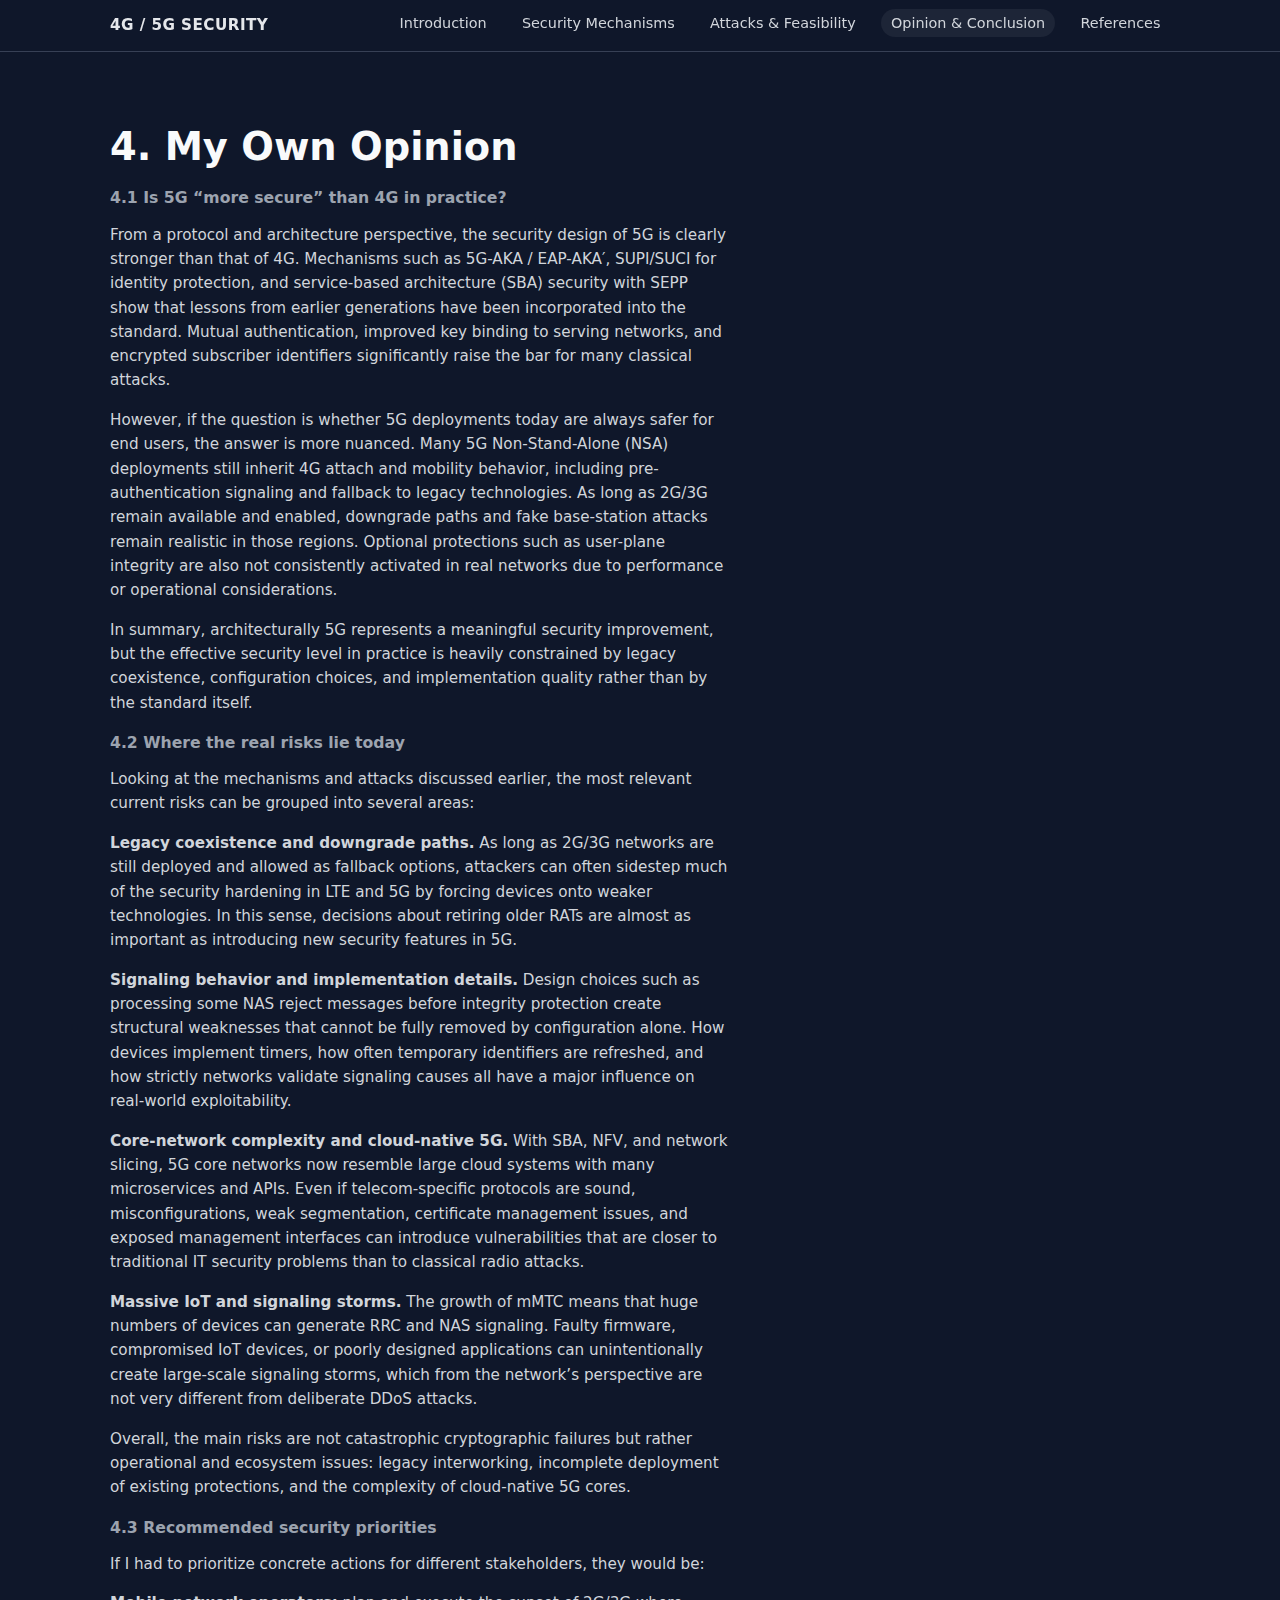
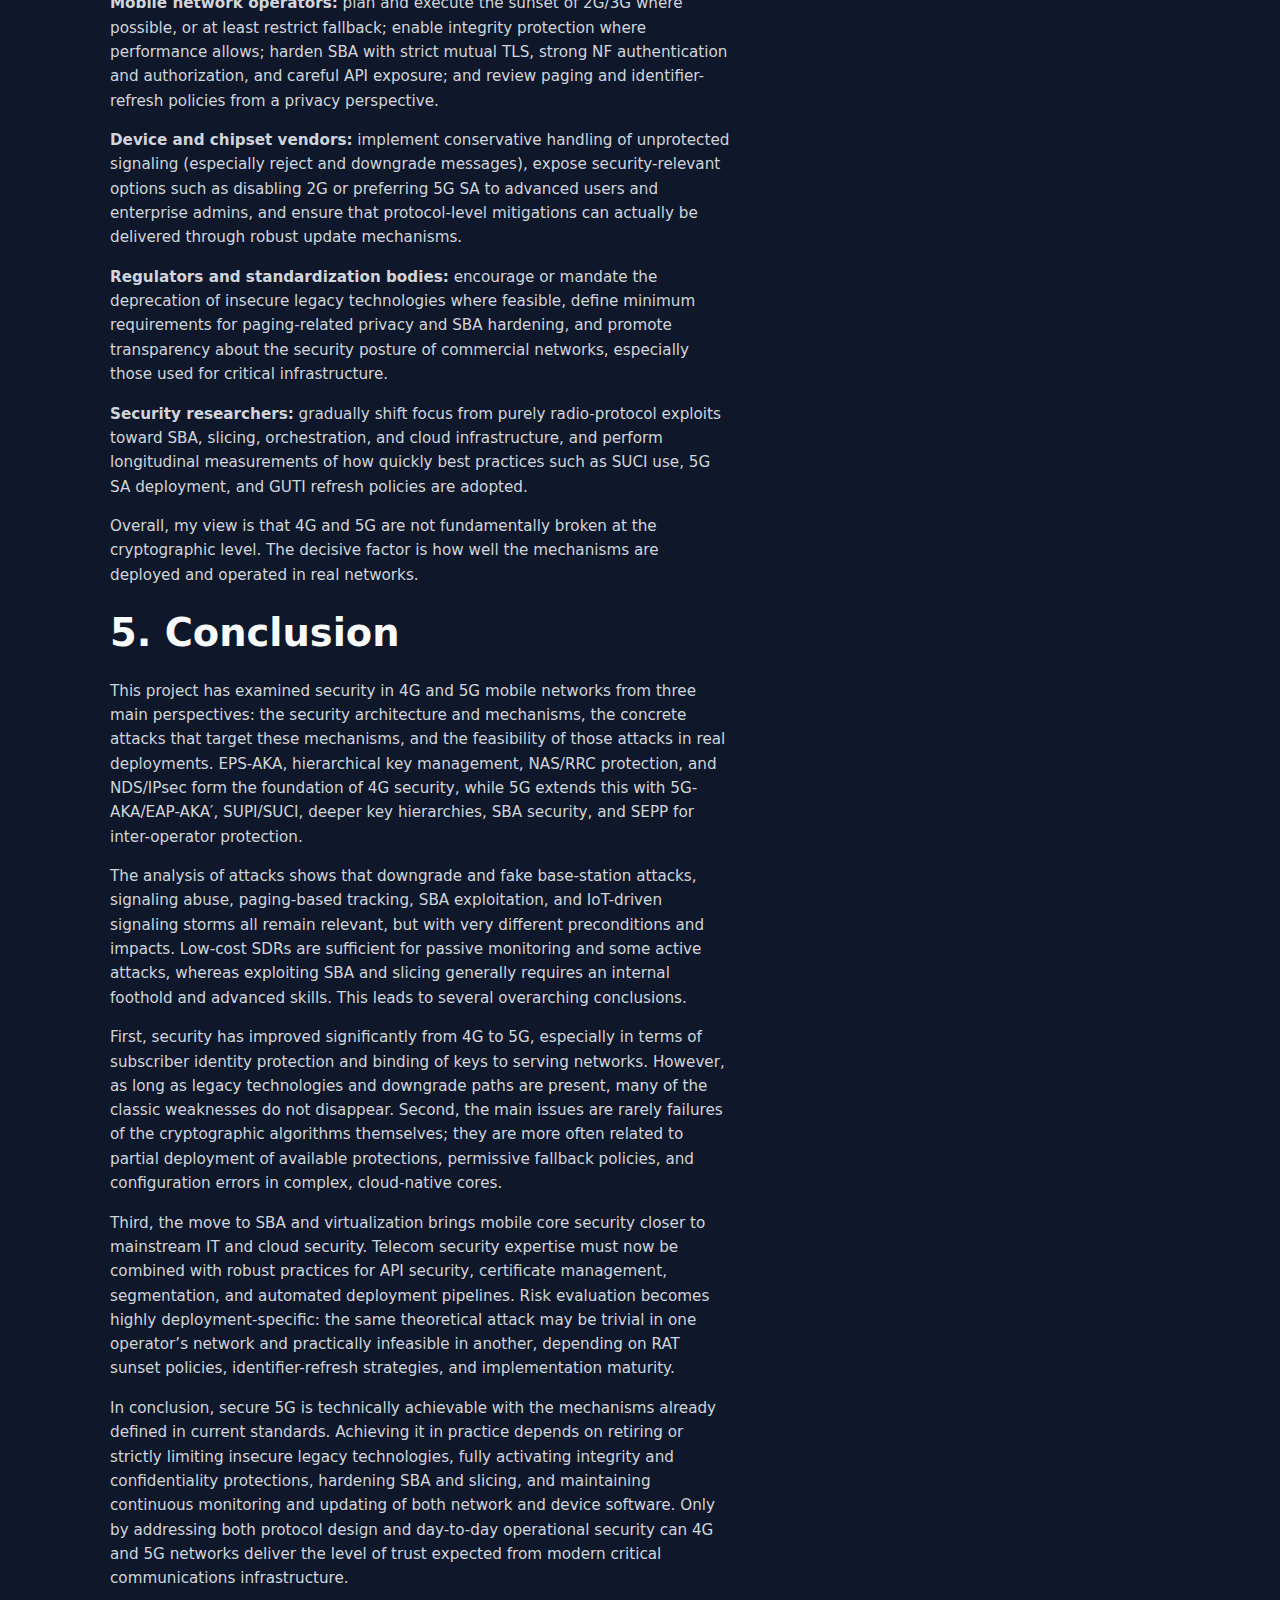
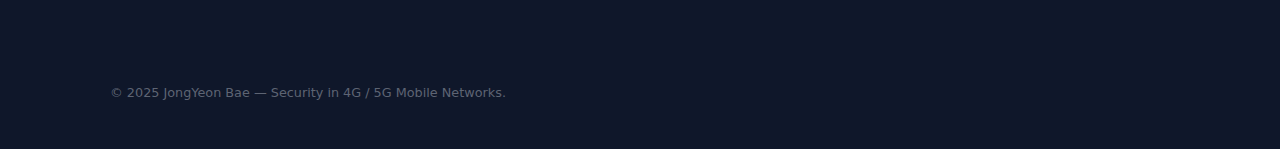
<file: opinions.html>
<!DOCTYPE html>
<html lang="en">
<head>
  <meta charset="UTF-8" />
  <title>Own Opinion &amp; Conclusion – 4G/5G Security</title>
  <meta name="viewport" content="width=device-width, initial-scale=1" />
  <link rel="stylesheet" href="style.css" />
  <style>
    .hero {
      padding-bottom: 0rem !important;
    }
  </style>
</head>
<body>
  <header>
    <div class="nav-inner">
      <div class="logo">4G / 5G Security</div>
      <nav>
        <ul>
          <li><a href="index.html">Introduction</a></li>
          <li><a href="mechanisms.html">Security Mechanisms</a></li>
          <li><a href="attacks.html">Attacks &amp; Feasibility</a></li>
          <li><a href="opinions.html" class="active">Opinion &amp; Conclusion</a></li>
          <li><a href="references.html">References</a></li>
        </ul>
      </nav>
    </div>
  </header>

  <main>
    <section class="hero">
      <h1>4. My Own Opinion</h1>

      <h2>4.1 Is 5G “more secure” than 4G in practice?</h2>
      <p>
        From a protocol and architecture perspective, the security design of 5G is clearly
        stronger than that of 4G. Mechanisms such as 5G-AKA / EAP-AKA′, SUPI/SUCI for identity
        protection, and service-based architecture (SBA) security with SEPP show that lessons
        from earlier generations have been incorporated into the standard. Mutual authentication,
        improved key binding to serving networks, and encrypted subscriber identifiers
        significantly raise the bar for many classical attacks.
      </p>
      <p>
        However, if the question is whether 5G deployments today are always safer for end users,
        the answer is more nuanced. Many 5G Non-Stand-Alone (NSA) deployments still inherit 4G
        attach and mobility behavior, including pre-authentication signaling and fallback to
        legacy technologies. As long as 2G/3G remain available and enabled, downgrade paths and
        fake base-station attacks remain realistic in those regions. Optional protections such as
        user-plane integrity are also not consistently activated in real networks due to
        performance or operational considerations.
      </p>
      <p>
        In summary, architecturally 5G represents a meaningful security improvement, but the
        effective security level in practice is heavily constrained by legacy coexistence,
        configuration choices, and implementation quality rather than by the standard itself.
      </p>

      <h2>4.2 Where the real risks lie today</h2>
      <p>
        Looking at the mechanisms and attacks discussed earlier, the most relevant current risks
        can be grouped into several areas:
      </p>
      <p>
        <strong>Legacy coexistence and downgrade paths.</strong>
        As long as 2G/3G networks are still deployed and allowed as fallback options, attackers
        can often sidestep much of the security hardening in LTE and 5G by forcing devices onto
        weaker technologies. In this sense, decisions about retiring older RATs are almost as
        important as introducing new security features in 5G.
      </p>
      <p>
        <strong>Signaling behavior and implementation details.</strong>
        Design choices such as processing some NAS reject messages before integrity protection
        create structural weaknesses that cannot be fully removed by configuration alone. How
        devices implement timers, how often temporary identifiers are refreshed, and how strictly
        networks validate signaling causes all have a major influence on real-world exploitability.
      </p>
      <p>
        <strong>Core-network complexity and cloud-native 5G.</strong>
        With SBA, NFV, and network slicing, 5G core networks now resemble large cloud systems
        with many microservices and APIs. Even if telecom-specific protocols are sound,
        misconfigurations, weak segmentation, certificate management issues, and exposed
        management interfaces can introduce vulnerabilities that are closer to traditional IT
        security problems than to classical radio attacks.
      </p>
      <p>
        <strong>Massive IoT and signaling storms.</strong>
        The growth of mMTC means that huge numbers of devices can generate RRC and NAS signaling.
        Faulty firmware, compromised IoT devices, or poorly designed applications can unintentionally
        create large-scale signaling storms, which from the network’s perspective are not very
        different from deliberate DDoS attacks.
      </p>
      <p>
        Overall, the main risks are not catastrophic cryptographic failures but rather
        operational and ecosystem issues: legacy interworking, incomplete deployment of existing
        protections, and the complexity of cloud-native 5G cores.
      </p>

      <h2>4.3 Recommended security priorities</h2>
      <p>
        If I had to prioritize concrete actions for different stakeholders, they would be:
      </p>
      <p>
        <strong>Mobile network operators:</strong> plan and execute the sunset of 2G/3G where
        possible, or at least restrict fallback; enable integrity protection where performance
        allows; harden SBA with strict mutual TLS, strong NF authentication and authorization,
        and careful API exposure; and review paging and identifier-refresh policies from a
        privacy perspective.
      </p>
      <p>
        <strong>Device and chipset vendors:</strong> implement conservative handling of
        unprotected signaling (especially reject and downgrade messages), expose security-relevant
        options such as disabling 2G or preferring 5G SA to advanced users and enterprise admins,
        and ensure that protocol-level mitigations can actually be delivered through robust
        update mechanisms.
      </p>
      <p>
        <strong>Regulators and standardization bodies:</strong> encourage or mandate the
        deprecation of insecure legacy technologies where feasible, define minimum requirements
        for paging-related privacy and SBA hardening, and promote transparency about the security
        posture of commercial networks, especially those used for critical infrastructure.
      </p>
      <p>
        <strong>Security researchers:</strong> gradually shift focus from purely radio-protocol
        exploits toward SBA, slicing, orchestration, and cloud infrastructure, and perform
        longitudinal measurements of how quickly best practices such as SUCI use, 5G SA
        deployment, and GUTI refresh policies are adopted.
      </p>
      <p>
        Overall, my view is that 4G and 5G are not fundamentally broken at the cryptographic
        level. The decisive factor is how well the mechanisms are deployed and operated in
        real networks.
      </p>

      <div class="margin">
        <h1>5. Conclusion</h1>
        <p>
          This project has examined security in 4G and 5G mobile networks from three main
          perspectives: the security architecture and mechanisms, the concrete attacks that
          target these mechanisms, and the feasibility of those attacks in real deployments.
          EPS-AKA, hierarchical key management, NAS/RRC protection, and NDS/IPsec form the
          foundation of 4G security, while 5G extends this with 5G-AKA/EAP-AKA′, SUPI/SUCI,
          deeper key hierarchies, SBA security, and SEPP for inter-operator protection.
        </p>
        <p>
          The analysis of attacks shows that downgrade and fake base-station attacks, signaling
          abuse, paging-based tracking, SBA exploitation, and IoT-driven signaling storms all
          remain relevant, but with very different preconditions and impacts. Low-cost SDRs are
          sufficient for passive monitoring and some active attacks, whereas exploiting SBA and
          slicing generally requires an internal foothold and advanced skills. This leads to
          several overarching conclusions.
        </p>
        <p>
          First, security has improved significantly from 4G to 5G, especially in terms of
          subscriber identity protection and binding of keys to serving networks. However,
          as long as legacy technologies and downgrade paths are present, many of the classic
          weaknesses do not disappear. Second, the main issues are rarely failures of the
          cryptographic algorithms themselves; they are more often related to partial deployment
          of available protections, permissive fallback policies, and configuration errors in
          complex, cloud-native cores.
        </p>
        <p>
          Third, the move to SBA and virtualization brings mobile core security closer to
          mainstream IT and cloud security. Telecom security expertise must now be combined with
          robust practices for API security, certificate management, segmentation, and automated
          deployment pipelines. Risk evaluation becomes highly deployment-specific: the same
          theoretical attack may be trivial in one operator’s network and practically infeasible
          in another, depending on RAT sunset policies, identifier-refresh strategies, and
          implementation maturity.
        </p>
        <p>
          In conclusion, secure 5G is technically achievable with the mechanisms already defined
          in current standards. Achieving it in practice depends on retiring or strictly limiting
          insecure legacy technologies, fully activating integrity and confidentiality protections,
          hardening SBA and slicing, and maintaining continuous monitoring and updating of both
          network and device software. Only by addressing both protocol design and day-to-day
          operational security can 4G and 5G networks deliver the level of trust expected from
          modern critical communications infrastructure.
        </p>
      </div>
    </section>
  </main>

  <footer>
    <p class="muted">
      &copy; 2025 JongYeon Bae — Security in 4G / 5G Mobile Networks.
    </p>
  </footer>
</body>
</html>
</file>
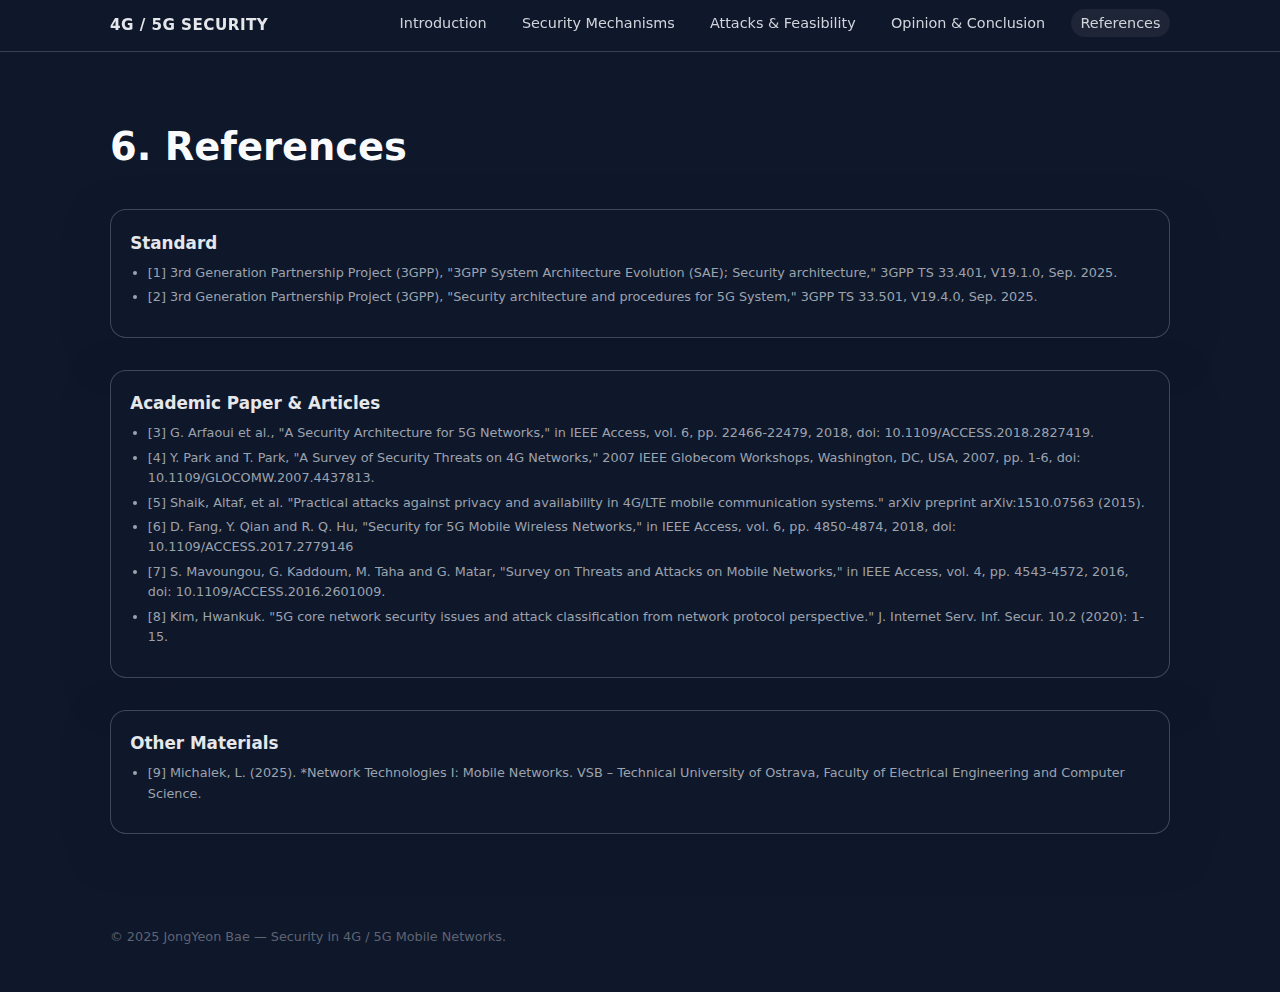
<file: references.html>
<!DOCTYPE html>
<html lang="en">
<style>
  .hero {
    padding-bottom: 0rem !important;
  }
</style>
<head>
  <meta charset="UTF-8" />
  <title>References – 4G/5G Security Project</title>
  <meta name="viewport" content="width=device-width, initial-scale=1" />
  <link rel="stylesheet" href="style.css" />
</head>
<body>
  <header>
    <div class="nav-inner">
      <div class="logo">4G / 5G Security</div>
      <nav>
        <ul>
          <li><a href="index.html">Introduction</a></li>
          <li><a href="mechanisms.html">Security Mechanisms</a></li>
          <li><a href="attacks.html">Attacks &amp; Feasibility</a></li>
          <li><a href="opinions.html">Opinion &amp; Conclusion</a></li>
          <li><a href="references.html" class="active">References</a></li>
        </ul>
      </nav>
    </div>
  </header>

  <main>
    <section class="hero">
      <h1>6. References</h1>
    </section>

    <section>
      <h3>Standard</h3>
      <ul class="small">
        <li>[1] 3rd Generation Partnership Project (3GPP), "3GPP System Architecture Evolution (SAE); Security architecture," 3GPP TS 33.401, V19.1.0, Sep. 2025.</li>
        <li>[2] 3rd Generation Partnership Project (3GPP), "Security architecture and procedures for 5G System," 3GPP TS 33.501, V19.4.0, Sep. 2025.</li>
      </ul>
    </section>

    <section>
      <h3>Academic Paper & Articles</h3>
      <ul class="small">
        <li>[3] G. Arfaoui et al., "A Security Architecture for 5G Networks," in IEEE Access, vol. 6, pp. 22466-22479, 2018, doi: 10.1109/ACCESS.2018.2827419.</li>
        <li>[4] Y. Park and T. Park, "A Survey of Security Threats on 4G Networks," 2007 IEEE Globecom Workshops, Washington, DC, USA, 2007, pp. 1-6, doi: 10.1109/GLOCOMW.2007.4437813.</li>
        <li>[5] Shaik, Altaf, et al. "Practical attacks against privacy and availability in 4G/LTE mobile communication systems." arXiv preprint arXiv:1510.07563 (2015).</li>
        <li>[6] D. Fang, Y. Qian and R. Q. Hu, "Security for 5G Mobile Wireless Networks," in IEEE Access, vol. 6, pp. 4850-4874, 2018, doi: 10.1109/ACCESS.2017.2779146</li>
        <li>[7] S. Mavoungou, G. Kaddoum, M. Taha and G. Matar, "Survey on Threats and Attacks on Mobile Networks," in IEEE Access, vol. 4, pp. 4543-4572, 2016, doi: 10.1109/ACCESS.2016.2601009.</li>
        <li>[8] Kim, Hwankuk. "5G core network security issues and attack classification from network protocol perspective." J. Internet Serv. Inf. Secur. 10.2 (2020): 1-15.</li>
      </ul>
    </section>

    <section>
      <h3>Other Materials</h3>
      <ul class="small">
        <li>[9] Michalek, L. (2025). *Network Technologies I: Mobile Networks. VSB – Technical University of Ostrava, Faculty of Electrical Engineering and Computer Science.</li>
      </ul>
    </section>
  </main>

  <footer>
    <p class="muted">
      &copy; 2025 JongYeon Bae — Security in 4G / 5G Mobile Networks.
    </p>
  </footer>
</body>
</html>
</file>
<file: style.css>
* { box-sizing: border-box; }

body {
  margin: 0;
  font-family: system-ui, -apple-system, BlinkMacSystemFont, "Segoe UI", sans-serif;
  line-height: 1.6;
  background: #0f172a;
  color: #e5e7eb;
}

a { color: inherit; text-decoration: none; }

header {
  position: sticky;
  top: 0;
  z-index: 10;
  backdrop-filter: blur(10px);
  background: rgba(15, 23, 42, 0.9);
  border-bottom: 1px solid rgba(148, 163, 184, 0.3);
}

.nav-inner {
  max-width: 1100px;
  margin: 0 auto;
  padding: 0.75rem 1.25rem;
  display: flex;
  align-items: center;
  justify-content: space-between;
  gap: 1rem;
}

.logo {
  font-weight: 700;
  letter-spacing: 0.03em;
  font-size: 0.95rem;
  text-transform: uppercase;
}

nav ul {
  list-style: none;
  display: flex;
  gap: 1rem;
  margin: 0;
  padding: 0;
  font-size: 0.9rem;
  flex-wrap: wrap;
  justify-content: flex-end;
}

nav a {
  padding: 0.35rem 0.6rem;
  border-radius: 999px;
  transition: background 0.2s, color 0.2s, transform 0.1s;
}

nav a:hover {
  background: #1d2537;
  transform: translateY(-1px);
}

nav a.active {
  background: #1d2537;
}

main {
  max-width: 1100px;
  margin: 0 auto;
  padding: 1.5rem 1.25rem 3rem;
}

.hero {
  padding: 2.5rem 1.25rem 2rem;
  text-align: left;
}

.badge {
  display: inline-flex;
  align-items: center;
  gap: 0.4rem;
  font-size: 0.7rem;
  text-transform: uppercase;
  letter-spacing: 0.08em;
  background: rgba(37, 99, 235, 0.15);
  border-radius: 999px;
  padding: 0.3rem 0.7rem;
  border: 1px solid rgba(96, 165, 250, 0.5);
  color: #bfdbfe;
  margin-bottom: 0.8rem;
}

.hero h1 {
  font-size: clamp(1.9rem, 3vw, 2.4rem);
  margin: 0 0 0.5rem;
  color: #f9fafb;
}

.hero h2 {
  font-size: 0.98rem;
  font-weight: 1500;
  color: #9ca3af;
  margin: 0 0 0.75rem;
}

.hero p {
  max-width: 620px;
  color: #d1d5db;
  font-size: 0.95rem;
}

.hero-meta {
  margin-top: 1rem;
  font-size: 0.8rem;
  color: #9ca3af;
  display: flex;
  flex-wrap: wrap;
  gap: 0.5rem 1rem;
}

.hero-meta span::before {
  content: "• ";
}

section {
  margin-bottom: 2rem;
  padding: 1.2rem 1.2rem 1.1rem;
  border-radius: 1rem;
  background: rgba(15, 23, 42, 0.85);
  border: 1px solid rgba(148, 163, 184, 0.35);
  box-shadow: 0 14px 40px rgba(15, 23, 42, 0.8);
}

section.hero {
  box-shadow: none;
  border: none;
  background: transparent;
  padding-left: 0;
  padding-right: 0;
}

section h3 {
  margin-top: 0;
  margin-bottom: 0.4rem;
  font-size: 1.05rem;
  color: #e5e7eb;
}

section > p {
  margin-top: 0;
  font-size: 0.9rem;
  color: #cbd5f5;
}

h4 {
  font-size: 0.95rem;
  margin-bottom: 0.2rem;
  color: #e5e7eb;
}

ul {
  padding-left: 1.1rem;
  margin: 0.3rem 0 0.7rem;
  font-size: 0.88rem;
  color: #d1d5db;
}

li { margin-bottom: 0.25rem; }

.tag-list {
  display: flex;
  flex-wrap: wrap;
  gap: 0.35rem;
  margin-top: 0.4rem;
}

.tag {
  padding: 0.15rem 0.5rem;
  border-radius: 999px;
  font-size: 0.7rem;
  border: 1px solid rgba(148, 163, 184, 0.6);
  color: #e5e7eb;
}

.card-title {
  font-size: 0.9rem;
  font-weight: 600;
  margin-bottom: 0.35rem;
  color: #e5e7eb;
}

.small {
  font-size: 0.8rem;
  color: #9ca3af;
}

.attack-table {
  width: 100%;
  border-collapse: collapse;
  margin-top: 0.5rem;
  font-size: 0.83rem;
}

.attack-table th,
.attack-table td {
  padding: 0.35rem 0.4rem;
  border-bottom: 1px solid rgba(55, 65, 81, 0.8);
}

.attack-table th {
  text-align: left;
  font-weight: 600;
  color: #e5e7eb;
}

.pill-low,
.pill-med,
.pill-high {
  padding: 0.12rem 0.5rem;
  border-radius: 999px;
  font-size: 0.72rem;
  font-weight: 500;
  display: inline-block;
}

.pill-low {
  border: 1px solid rgba(34, 197, 94, 0.7);
  color: #bbf7d0;
}

.pill-med {
  border: 1px solid rgba(234, 179, 8, 0.7);
  color: #facc15;
}

.pill-high {
  border: 1px solid rgba(248, 113, 113, 0.8);
  color: #fecaca;
}

footer {
  max-width: 1100px;
  margin: 0 auto;
  padding: 0 1.25rem 2rem;
  font-size: 0.8rem;
  color: #6b7280;
}

.muted {
  opacity: 0.85;
}
</file>
